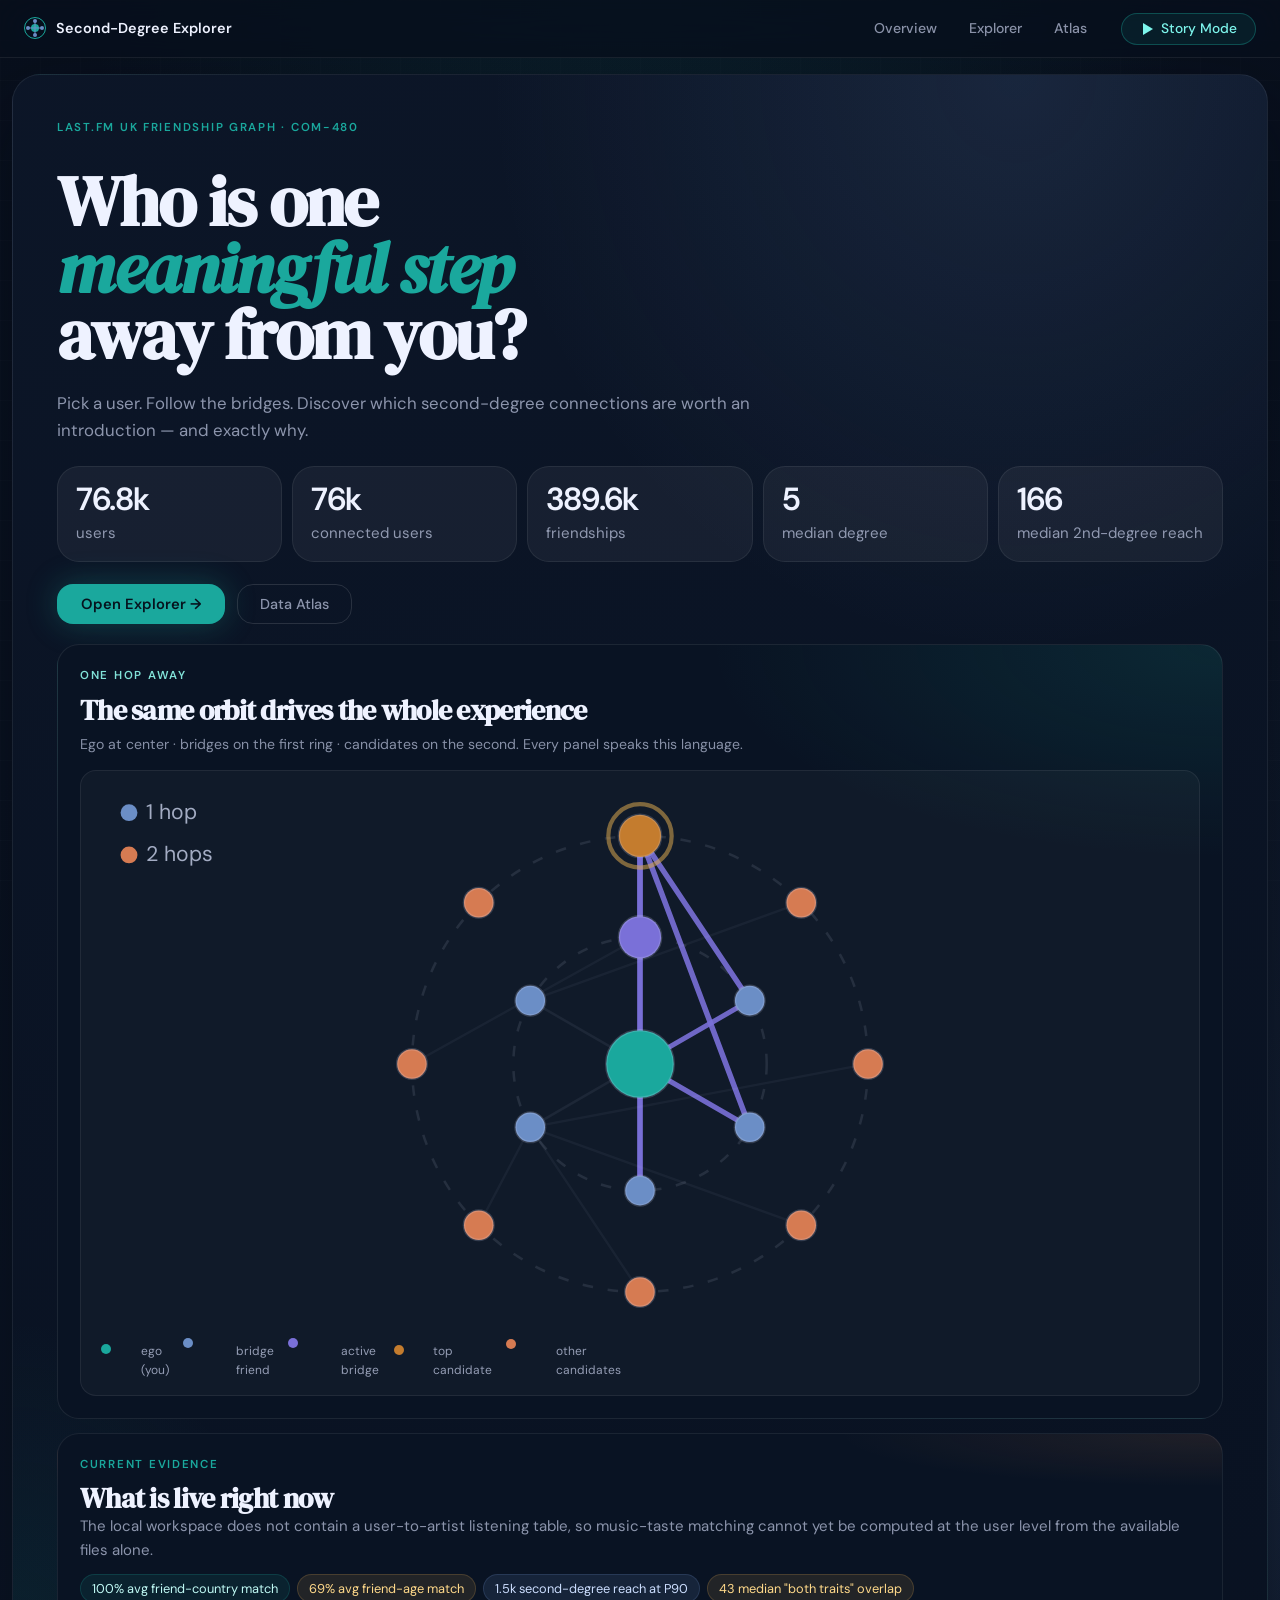
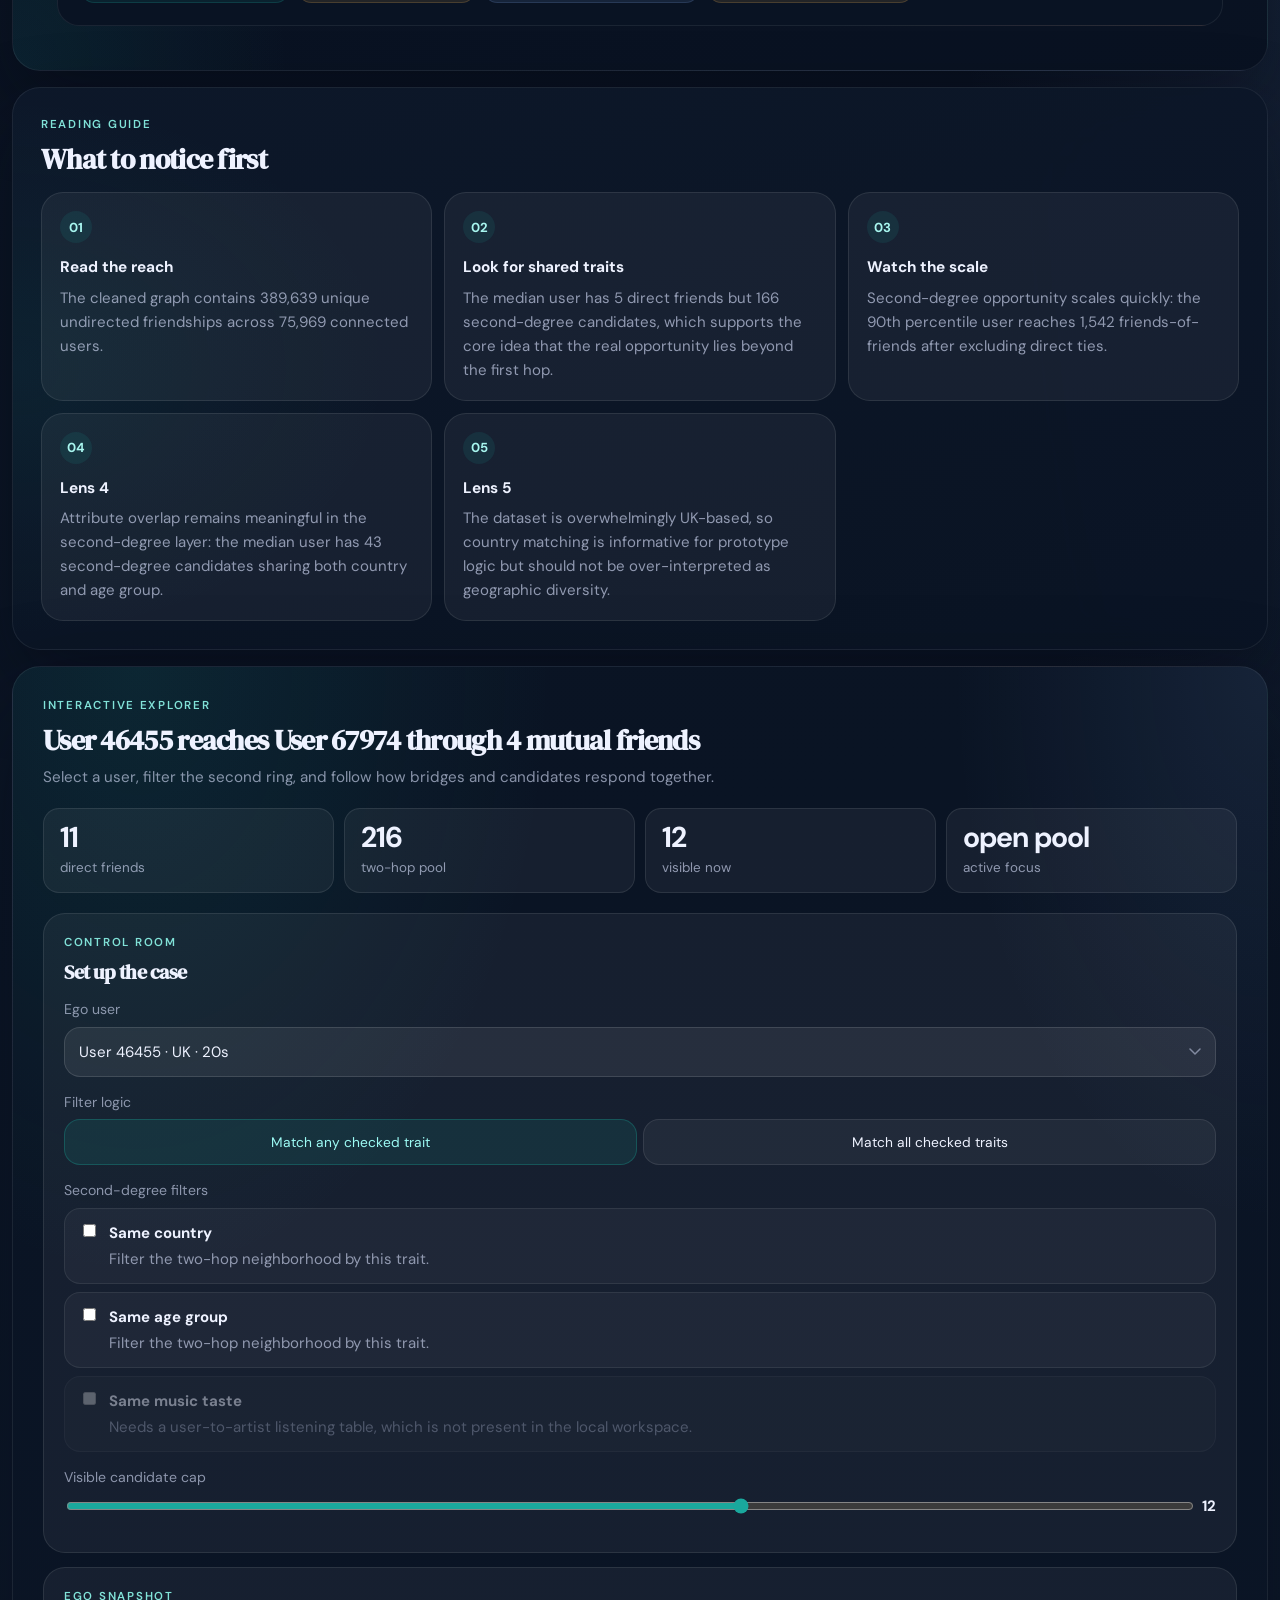
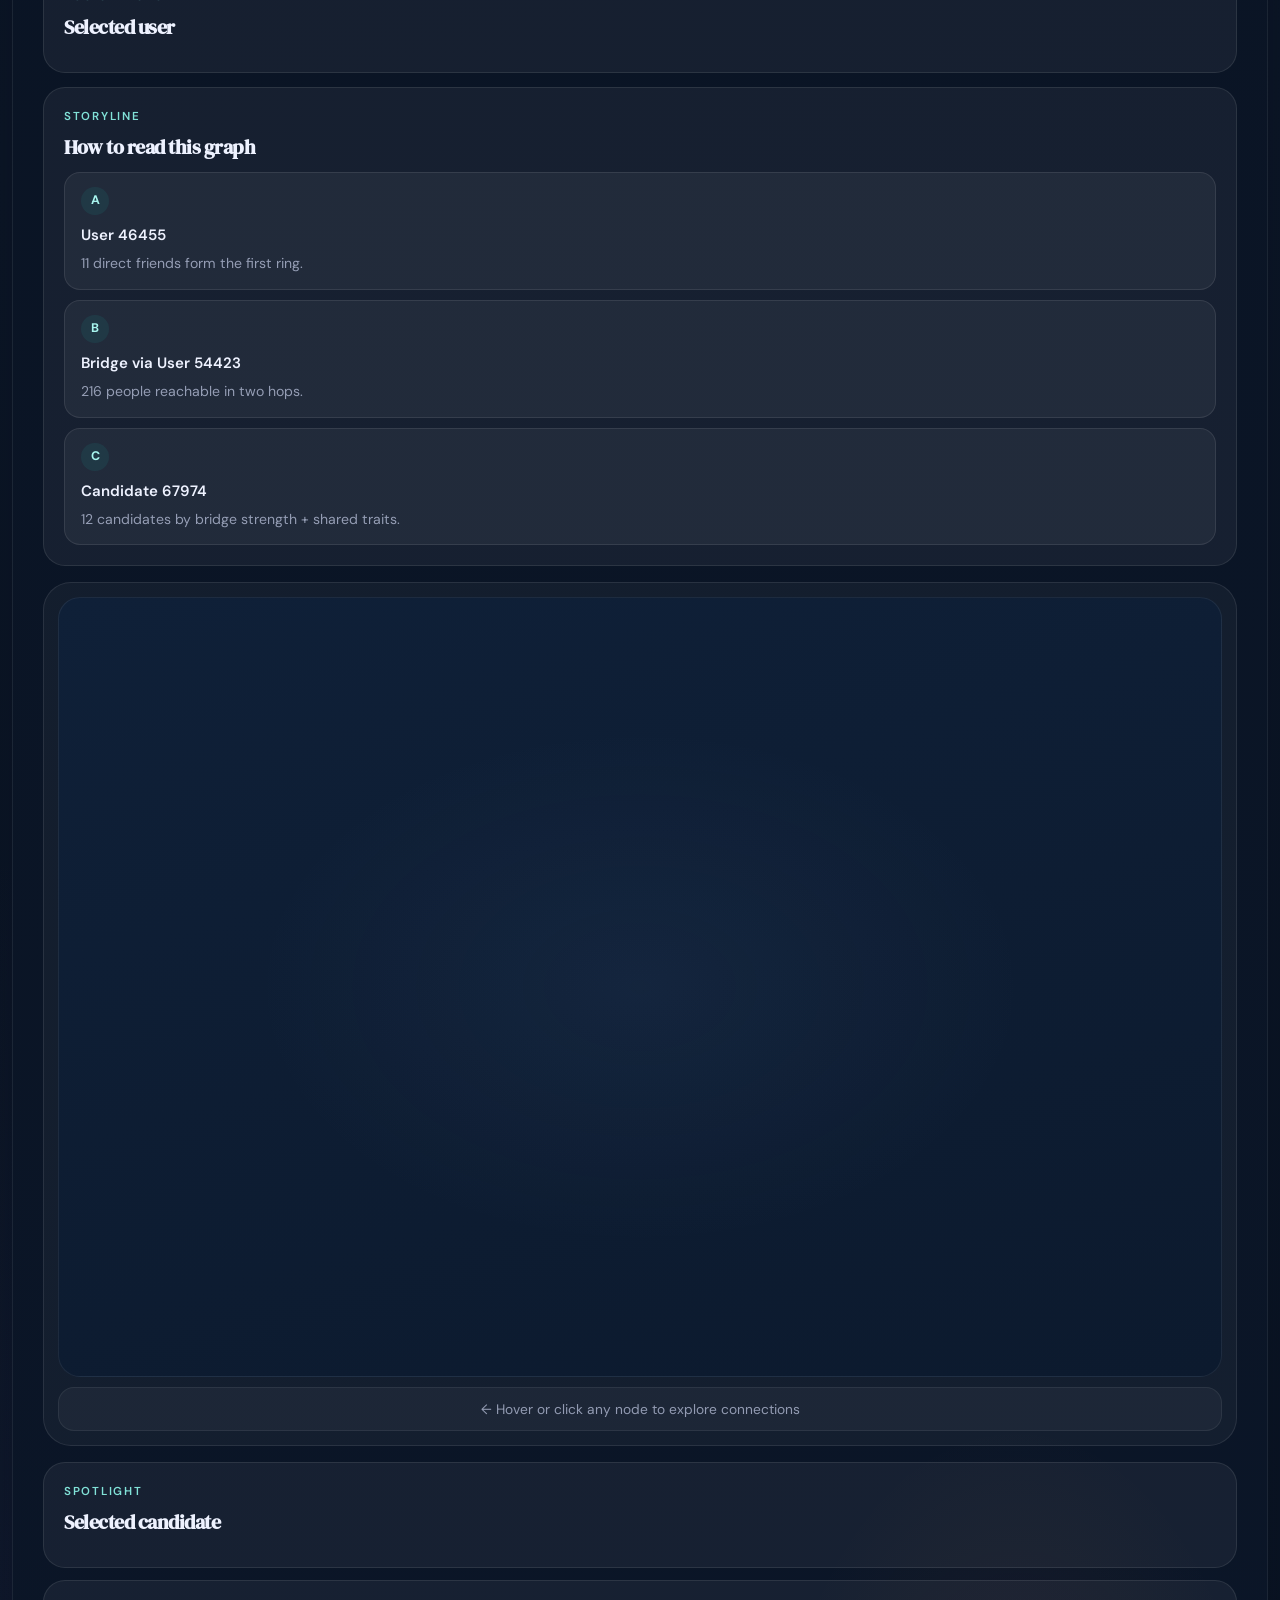
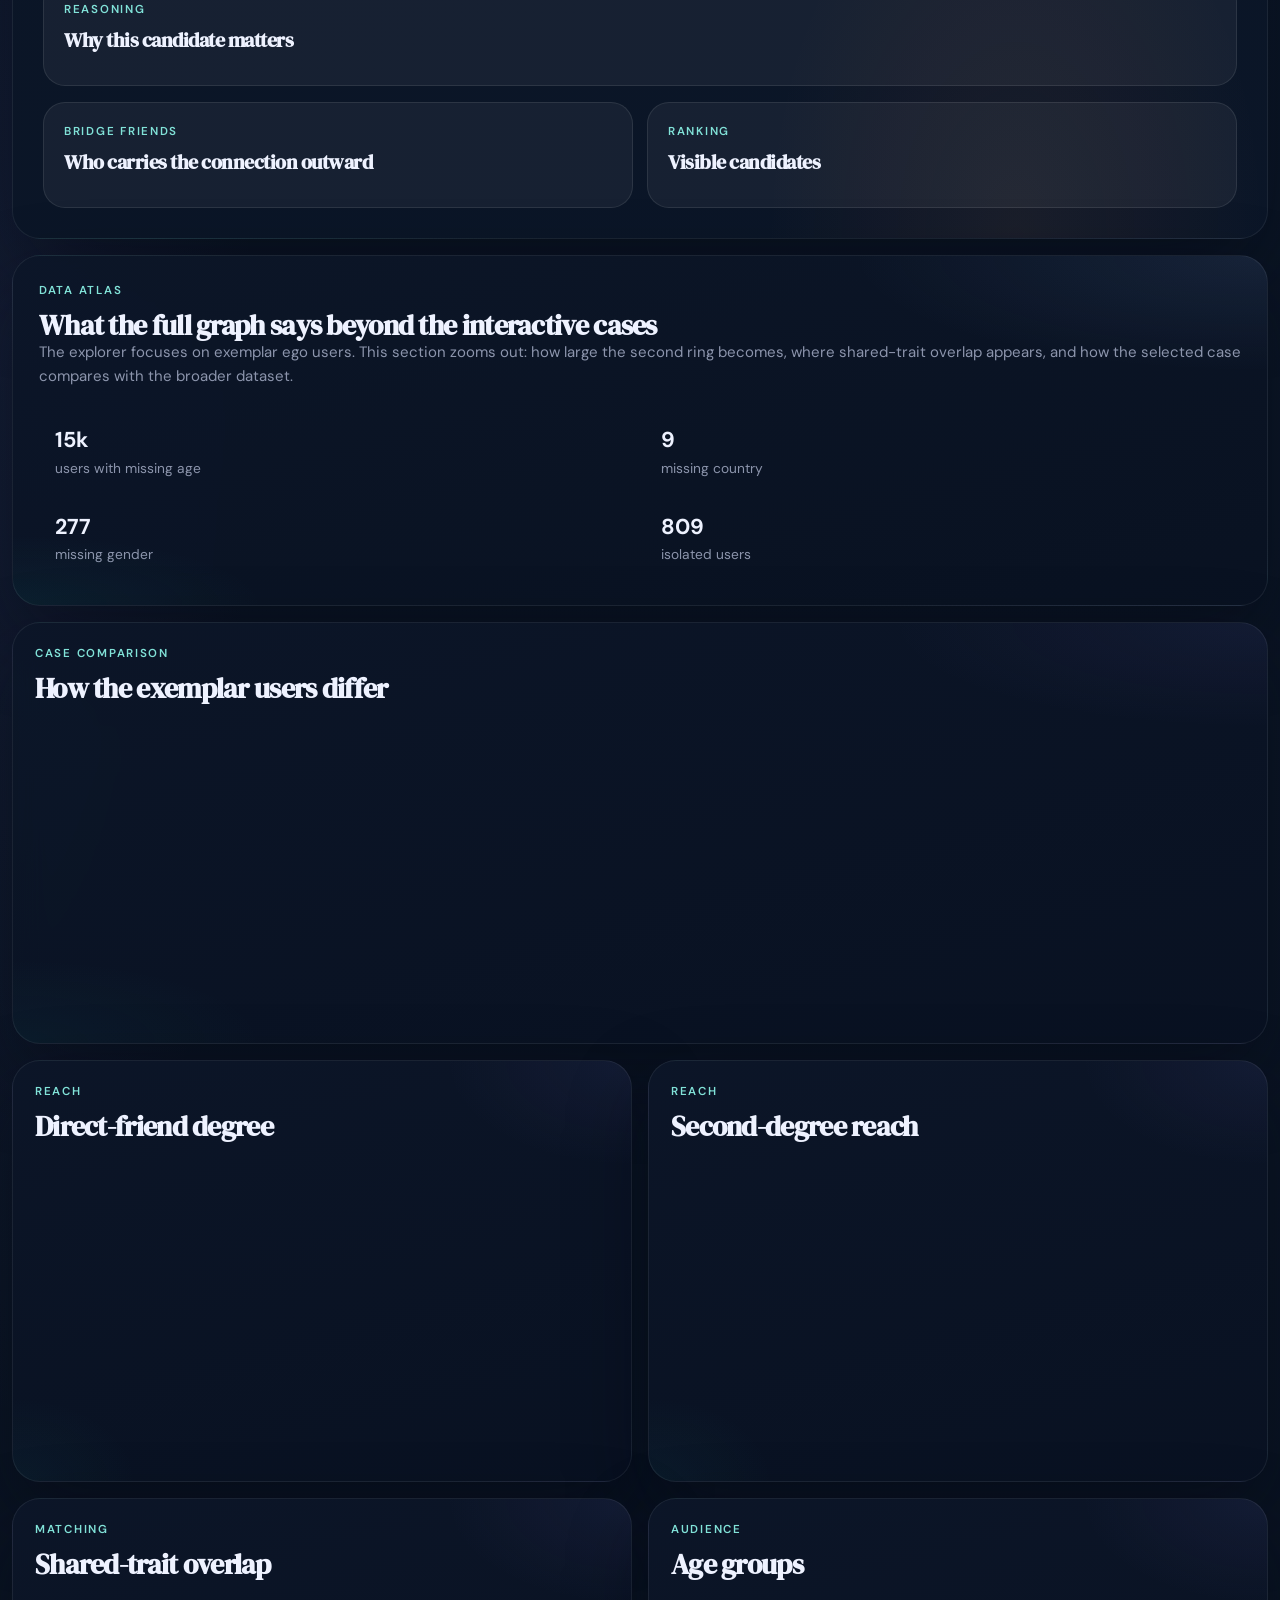
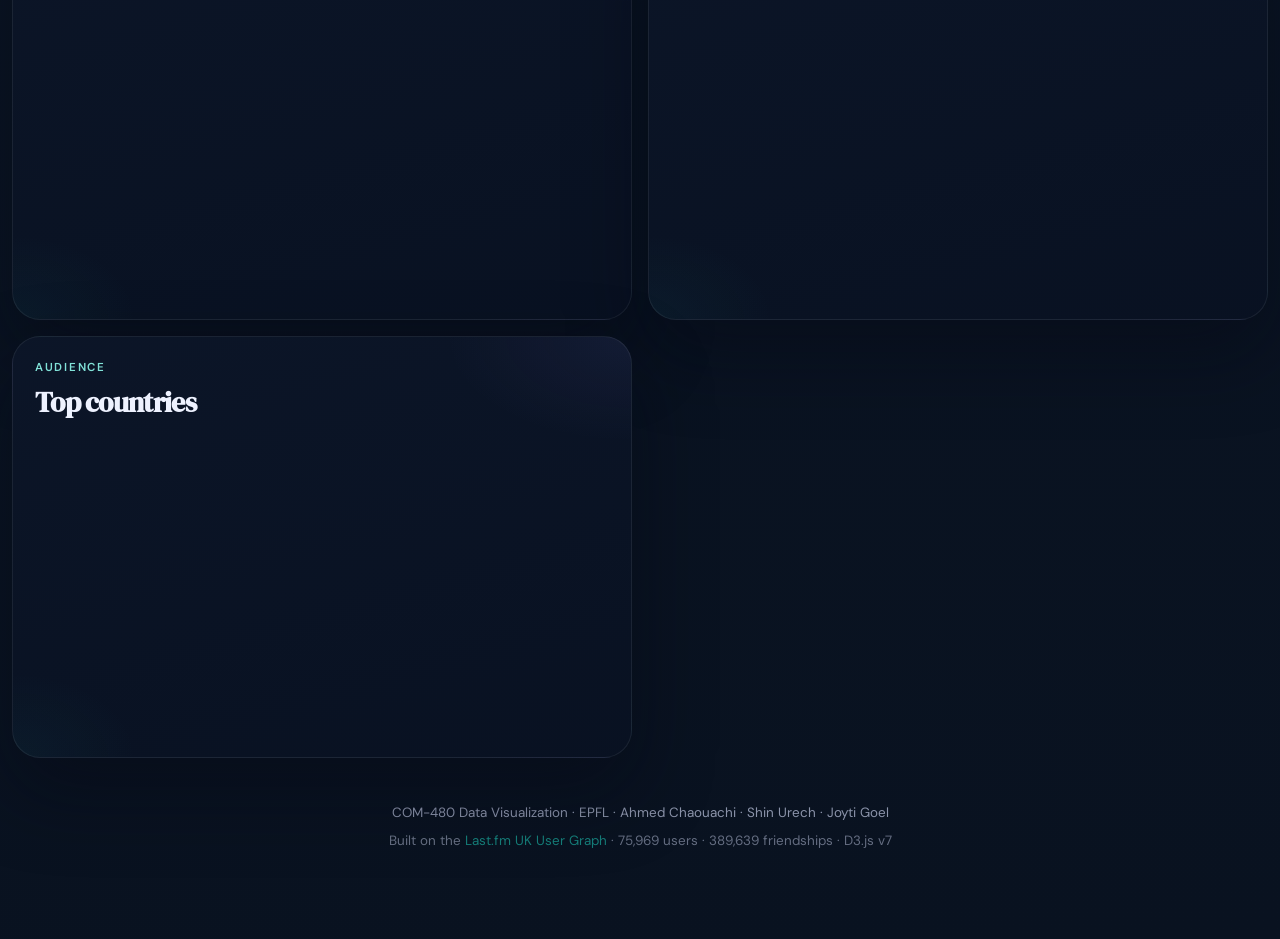
<file: docs/index.html>
<!DOCTYPE html>
<html lang="en">
<head>
  <meta charset="UTF-8">
  <meta name="viewport" content="width=device-width, initial-scale=1.0">
  <title>Second-Degree Connection Explorer</title>
  <link rel="preconnect" href="https://fonts.googleapis.com">
  <link rel="preconnect" href="https://fonts.gstatic.com" crossorigin>
  <link href="https://fonts.googleapis.com/css2?family=DM+Serif+Display:ital@0;1&family=DM+Sans:wght@300;400;500;600&display=swap" rel="stylesheet">
  <link rel="stylesheet" href="./styles.css?v=v2">
</head>
<body>

  <!-- ─── Sticky nav ──────────────────────────────────────────────────────── -->
  <nav class="site-nav" id="site-nav">
    <div class="nav-inner">
      <a class="nav-brand" href="#top">
        <svg width="22" height="22" viewBox="0 0 22 22" fill="none">
          <circle cx="11" cy="11" r="10.5" stroke="#1aa89d" stroke-width="1"/>
          <circle cx="11" cy="11" r="4" fill="#1aa89d"/>
          <circle cx="4"  cy="11" r="2" fill="#6b8ec6"/>
          <circle cx="18" cy="11" r="2" fill="#6b8ec6"/>
          <circle cx="11" cy="4"  r="2" fill="#6b8ec6"/>
          <circle cx="11" cy="18" r="2" fill="#6b8ec6"/>
          <line x1="11" y1="11" x2="4"  y2="11" stroke="#6b8ec6" stroke-width="1"/>
          <line x1="11" y1="11" x2="18" y2="11" stroke="#6b8ec6" stroke-width="1"/>
          <line x1="11" y1="11" x2="11" y2="4"  stroke="#6b8ec6" stroke-width="1"/>
          <line x1="11" y1="11" x2="11" y2="18" stroke="#6b8ec6" stroke-width="1"/>
        </svg>
        <span>Second-Degree Explorer</span>
      </a>
      <div class="nav-links">
        <a href="#top" class="nav-link">Overview</a>
        <a href="#explorer" class="nav-link">Explorer</a>
        <a href="#atlas" class="nav-link">Atlas</a>
      </div>
      <button class="nav-story-btn" id="story-mode-btn">
        <svg width="14" height="14" viewBox="0 0 14 14" fill="none"><polygon points="3,1 13,7 3,13" fill="currentColor"/></svg>
        Story Mode
      </button>
    </div>
  </nav>

  <!-- ─── Story mode overlay ─────────────────────────────────────────────── -->
  <div class="story-overlay" id="story-overlay" style="display:none">
    <div class="story-panel">
      <div class="story-panel-header">
        <div>
          <p class="eyebrow">Guided Tour</p>
          <h2 id="story-panel-title">Introducing the Explorer</h2>
        </div>
        <button class="story-close" id="story-close">✕</button>
      </div>
      <div class="story-body">
        <div id="story-visual" class="story-visual"></div>
        <p id="story-desc" class="story-desc"></p>
        <div class="story-steps" id="story-step-dots"></div>
      </div>
      <div class="story-footer">
        <button class="story-nav-btn" id="story-prev">← Prev</button>
        <span id="story-counter" class="story-counter">1 / 5</span>
        <button class="story-nav-btn primary" id="story-next">Next →</button>
      </div>
    </div>
  </div>

  <div class="shell">

    <!-- ─── Hero ───────────────────────────────────────────────────────────── -->
    <header id="top" class="hero panel">
      <div class="hero-main">
        <p class="eyebrow">Last.fm UK Friendship Graph · COM-480</p>
        <h1>Who is one<br><em>meaningful step</em><br>away from you?</h1>
        <p class="lead">
          Pick a user. Follow the bridges. Discover which second-degree connections are worth an introduction — and exactly why.
        </p>
        <div id="overview-strip" class="overview-strip"></div>
        <div class="hero-actions">
          <a href="#explorer" class="btn-primary">Open Explorer →</a>
          <a href="#atlas" class="btn-ghost">Data Atlas</a>
        </div>
      </div>

      <aside class="hero-side">
        <article class="hero-preview">
          <div class="hero-preview-copy">
            <p class="eyebrow">One Hop Away</p>
            <h2>The same orbit drives the whole experience</h2>
            <p class="note-copy">Ego at center · bridges on the first ring · candidates on the second. Every panel speaks this language.</p>
          </div>
          <div id="hero-visual" class="hero-visual"></div>
        </article>

        <article class="note-card">
          <p class="eyebrow">Current Evidence</p>
          <h2>What is live right now</h2>
          <p id="caveat-text" class="note-copy"></p>
          <div id="summary-chips" class="summary-chips"></div>
        </article>
      </aside>
    </header>

    <!-- ─── Insights band ──────────────────────────────────────────────────── -->
    <section class="panel narrative-band">
      <div class="section-head">
        <p class="eyebrow">Reading Guide</p>
        <h2>What to notice first</h2>
      </div>
      <div id="insight-list" class="insight-list"></div>
    </section>

    <!-- ─── Explorer ──────────────────────────────────────────────────────── -->
    <section id="explorer" class="panel explorer-panel">
      <div class="explorer-head">
        <div class="explorer-copy">
          <p class="eyebrow">Interactive Explorer</p>
          <h2 id="stage-title">From one person to a reachable neighborhood</h2>
          <p class="explorer-lead">Select a user, filter the second ring, and follow how bridges and candidates respond together.</p>
        </div>
        <div id="stage-metrics" class="stage-metrics"></div>
      </div>

      <div class="control-deck">
        <article class="control-card">
          <div class="section-head compact">
            <p class="eyebrow">Control Room</p>
            <h3>Set up the case</h3>
          </div>

          <label class="field">
            <span>Ego user</span>
            <select id="case-select"></select>
          </label>

          <div class="field">
            <span>Filter logic</span>
            <div class="mode-toggle" id="filter-mode"></div>
          </div>

          <div class="field">
            <span>Second-degree filters</span>
            <div class="filter-list" id="filter-list"></div>
          </div>

          <label class="field">
            <span>Visible candidate cap</span>
            <div class="range-row">
              <input id="topn-range" type="range" min="6" max="16" step="1" value="12">
              <strong id="topn-value">12</strong>
            </div>
          </label>
        </article>

        <article class="context-card">
          <div class="section-head compact">
            <p class="eyebrow">Ego Snapshot</p>
            <h3>Selected user</h3>
          </div>
          <div id="ego-card" class="ego-card"></div>
        </article>

        <article class="context-card">
          <div class="section-head compact">
            <p class="eyebrow">Storyline</p>
            <h3>How to read this graph</h3>
          </div>
          <div id="storyline" class="storyline"></div>
        </article>
      </div>

      <div class="graph-stage-grid">
        <div class="graph-wrap">
          <div id="graph" class="graph"></div>
          <div id="graph-hint" class="graph-hint">← Hover or click any node to explore connections</div>
        </div>

        <aside class="graph-side">
          <div class="graph-side-block">
            <div class="section-head compact">
              <p class="eyebrow">Spotlight</p>
              <h3>Selected candidate</h3>
            </div>
            <div id="candidate-detail" class="stage-detail-column"></div>
          </div>

          <div class="graph-side-block">
            <div class="section-head compact">
              <p class="eyebrow">Reasoning</p>
              <h3>Why this candidate matters</h3>
            </div>
            <div id="path-explainer" class="stage-detail-column"></div>
          </div>
        </aside>
      </div>

      <div class="explorer-lower">
        <article class="explorer-list-block">
          <div class="section-head compact">
            <p class="eyebrow">Bridge Friends</p>
            <h3>Who carries the connection outward</h3>
          </div>
          <div id="bridge-list" class="bridge-list"></div>
        </article>

        <article class="explorer-list-block">
          <div class="section-head compact">
            <p class="eyebrow">Ranking</p>
            <h3>Visible candidates</h3>
          </div>
          <div id="candidate-list" class="candidate-list"></div>
        </article>
      </div>
    </section>

    <!-- ─── Atlas header ───────────────────────────────────────────────────── -->
    <section id="atlas" class="panel atlas-header">
      <div class="atlas-copy">
        <p class="eyebrow">Data Atlas</p>
        <h2>What the full graph says beyond the interactive cases</h2>
        <p class="note-copy">The explorer focuses on exemplar ego users. This section zooms out: how large the second ring becomes, where shared-trait overlap appears, and how the selected case compares with the broader dataset.</p>
      </div>
      <div class="atlas-side">
        <div id="atlas-focus" class="atlas-focus"></div>
        <div id="quality-grid" class="quality-grid"></div>
      </div>
    </section>

    <section class="atlas-grid">
      <article class="panel chart-panel wide">
        <div class="section-head">
          <p class="eyebrow">Case Comparison</p>
          <h2>How the exemplar users differ</h2>
        </div>
        <div id="chart-cases" class="chart"></div>
      </article>

      <article class="panel chart-panel">
        <div class="section-head">
          <p class="eyebrow">Reach</p>
          <h2>Direct-friend degree</h2>
        </div>
        <div id="chart-degree" class="chart"></div>
      </article>

      <article class="panel chart-panel">
        <div class="section-head">
          <p class="eyebrow">Reach</p>
          <h2>Second-degree reach</h2>
        </div>
        <div id="chart-second" class="chart"></div>
      </article>

      <article class="panel chart-panel">
        <div class="section-head">
          <p class="eyebrow">Matching</p>
          <h2>Shared-trait overlap</h2>
        </div>
        <div id="chart-shared" class="chart"></div>
      </article>

      <article class="panel chart-panel">
        <div class="section-head">
          <p class="eyebrow">Audience</p>
          <h2>Age groups</h2>
        </div>
        <div id="chart-age" class="chart"></div>
      </article>

      <article class="panel chart-panel">
        <div class="section-head">
          <p class="eyebrow">Audience</p>
          <h2>Top countries</h2>
        </div>
        <div id="chart-countries" class="chart"></div>
      </article>
    </section>

    <!-- ─── Footer ─────────────────────────────────────────────────────────── -->
    <footer class="site-footer">
      <p>COM-480 Data Visualization · EPFL · Ahmed Chaouachi · Shin Urech · Joyti Goel</p>
      <p class="footer-note">Built on the <a href="https://zenodo.org/records/10694369" target="_blank" rel="noopener">Last.fm UK User Graph</a> · 75,969 users · 389,639 friendships · D3.js v7</p>
    </footer>

  </div><!-- /.shell -->

  <div id="tooltip" class="node-tooltip" style="display:none"></div>

  <!-- Tweaks panel -->
  <div class="tweaks-panel" id="tweaks-panel" style="display:none">
    <div class="tweaks-header">
      <strong>Tweaks</strong>
      <button class="tweaks-close" id="tweaks-close">✕</button>
    </div>
    <label class="tweak-row">
      <span>Graph physics strength</span>
      <input type="range" id="tweak-charge" min="50" max="400" value="220" step="10">
    </label>
    <label class="tweak-row">
      <span>Node size scale</span>
      <input type="range" id="tweak-nodesize" min="0.6" max="1.6" value="1" step="0.1">
    </label>
    <label class="tweak-row">
      <span>Show ring labels</span>
      <input type="checkbox" id="tweak-ringlabels" checked>
    </label>
    <label class="tweak-row">
      <span>Dim unrelated links</span>
      <input type="checkbox" id="tweak-dimlinks" checked>
    </label>
    <div class="tweak-row">
      <span>Accent theme</span>
      <div class="tweak-themes" id="tweak-themes">
        <button class="theme-dot active" data-theme="default" style="background:#1aa89d" title="Default teal"></button>
        <button class="theme-dot" data-theme="violet" style="background:#7a70d8" title="Violet"></button>
        <button class="theme-dot" data-theme="coral" style="background:#ef8c59" title="Coral"></button>
        <button class="theme-dot" data-theme="amber" style="background:#d9a64f" title="Amber"></button>
      </div>
    </div>
  </div>

  <script src="https://d3js.org/d3.v7.min.js"></script>
  <script src="./data.js?v=v2"></script>
  <script src="./app.js?v=v2"></script>
</body>
</html>
</file>
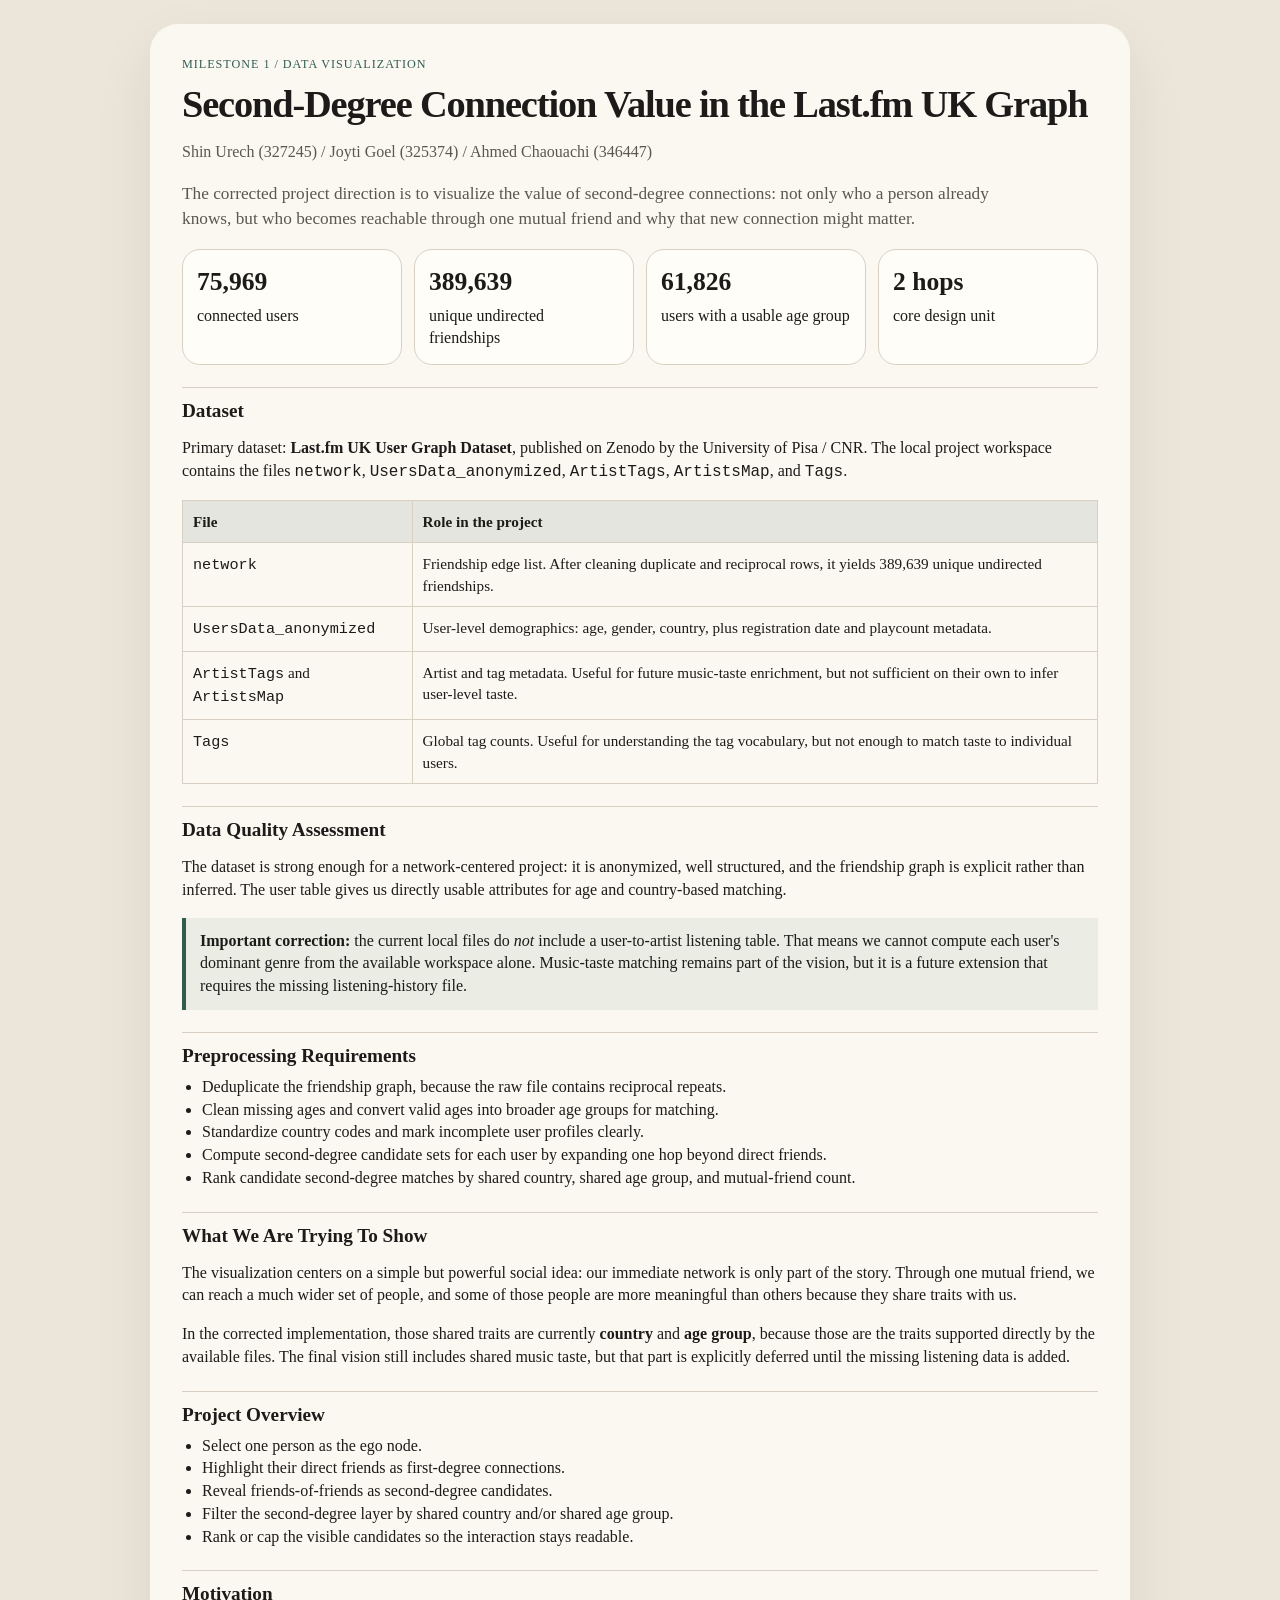
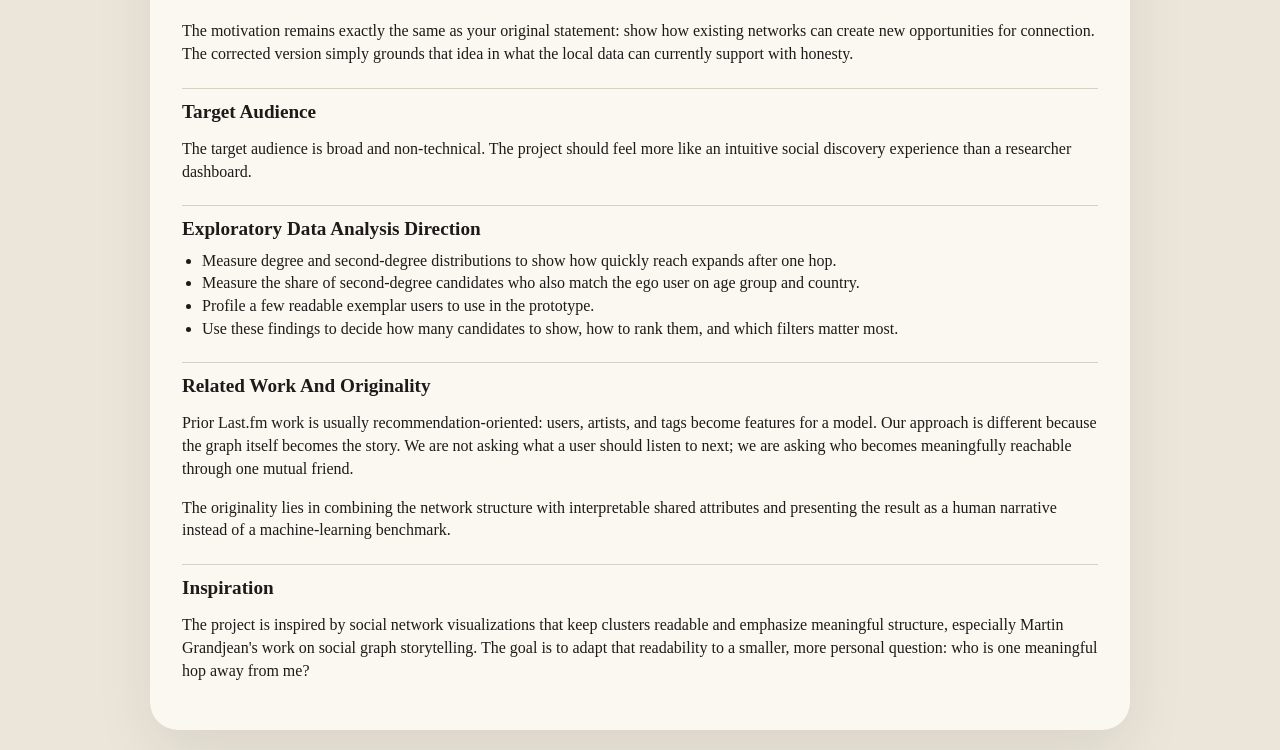
<file: milestone1/project_overview.html>
<!DOCTYPE html>
<html lang="en">
<head>
  <meta charset="UTF-8">
  <meta name="viewport" content="width=device-width, initial-scale=1.0">
  <title>Milestone 1 - Data Visualization</title>
  <style>
    :root {
      --paper: #fbf8f1;
      --ink: #1c1b19;
      --muted: #5a5750;
      --accent: #315c52;
      --line: #d8d1c3;
    }

    * {
      box-sizing: border-box;
    }

    body {
      margin: 0;
      background: #ece6da;
      color: var(--ink);
      font-family: "Iowan Old Style", "Palatino Linotype", "Book Antiqua", Georgia, serif;
      line-height: 1.42;
    }

    .page {
      width: min(980px, calc(100vw - 32px));
      margin: 24px auto;
      padding: 32px;
      background: var(--paper);
      border-radius: 28px;
      box-shadow: 0 24px 60px rgba(0, 0, 0, 0.08);
    }

    h1, h2, h3 {
      margin: 0 0 10px;
      line-height: 1.1;
    }

    h1 {
      font-size: 2.4rem;
      letter-spacing: -0.03em;
    }

    h2 {
      font-size: 1.2rem;
      margin-top: 22px;
      padding-top: 12px;
      border-top: 1px solid var(--line);
    }

    p, li {
      font-size: 1rem;
      color: var(--ink);
    }

    ul {
      padding-left: 20px;
      margin: 0;
    }

    .eyebrow {
      color: var(--accent);
      text-transform: uppercase;
      letter-spacing: 0.08em;
      font-size: 0.76rem;
      margin-bottom: 10px;
    }

    .meta {
      color: var(--muted);
      margin-bottom: 18px;
    }

    .lead {
      font-size: 1.08rem;
      color: var(--muted);
      max-width: 860px;
    }

    .grid {
      display: grid;
      grid-template-columns: repeat(4, 1fr);
      gap: 12px;
      margin: 18px 0;
    }

    .stat {
      background: #fffdf8;
      border: 1px solid var(--line);
      border-radius: 18px;
      padding: 14px;
    }

    .stat strong {
      display: block;
      font-size: 1.6rem;
      margin-bottom: 4px;
    }

    .callout {
      border-left: 4px solid var(--accent);
      padding: 12px 14px;
      margin: 14px 0;
      background: rgba(49, 92, 82, 0.08);
    }

    table {
      width: 100%;
      border-collapse: collapse;
      margin-top: 10px;
      font-size: 0.95rem;
    }

    th, td {
      border: 1px solid var(--line);
      padding: 10px;
      text-align: left;
      vertical-align: top;
    }

    th {
      background: rgba(49, 92, 82, 0.12);
    }
  </style>
</head>
<body>
  <main class="page">
    <div class="eyebrow">Milestone 1 / Data Visualization</div>
    <h1>Second-Degree Connection Value in the Last.fm UK Graph</h1>
    <p class="meta">Shin Urech (327245) / Joyti Goel (325374) / Ahmed Chaouachi (346447)</p>
    <p class="lead">
      The corrected project direction is to visualize the value of second-degree connections: not only who a person already knows, but who becomes reachable through one mutual friend and why that new connection might matter.
    </p>

    <div class="grid">
      <div class="stat">
        <strong>75,969</strong>
        <span>connected users</span>
      </div>
      <div class="stat">
        <strong>389,639</strong>
        <span>unique undirected friendships</span>
      </div>
      <div class="stat">
        <strong>61,826</strong>
        <span>users with a usable age group</span>
      </div>
      <div class="stat">
        <strong>2 hops</strong>
        <span>core design unit</span>
      </div>
    </div>

    <h2>Dataset</h2>
    <p>
      Primary dataset: <strong>Last.fm UK User Graph Dataset</strong>, published on Zenodo by the University of Pisa / CNR. The local project workspace contains the files <code>network</code>, <code>UsersData_anonymized</code>, <code>ArtistTags</code>, <code>ArtistsMap</code>, and <code>Tags</code>.
    </p>
    <table>
      <thead>
        <tr>
          <th>File</th>
          <th>Role in the project</th>
        </tr>
      </thead>
      <tbody>
        <tr>
          <td><code>network</code></td>
          <td>Friendship edge list. After cleaning duplicate and reciprocal rows, it yields 389,639 unique undirected friendships.</td>
        </tr>
        <tr>
          <td><code>UsersData_anonymized</code></td>
          <td>User-level demographics: age, gender, country, plus registration date and playcount metadata.</td>
        </tr>
        <tr>
          <td><code>ArtistTags</code> and <code>ArtistsMap</code></td>
          <td>Artist and tag metadata. Useful for future music-taste enrichment, but not sufficient on their own to infer user-level taste.</td>
        </tr>
        <tr>
          <td><code>Tags</code></td>
          <td>Global tag counts. Useful for understanding the tag vocabulary, but not enough to match taste to individual users.</td>
        </tr>
      </tbody>
    </table>

    <h2>Data Quality Assessment</h2>
    <p>
      The dataset is strong enough for a network-centered project: it is anonymized, well structured, and the friendship graph is explicit rather than inferred. The user table gives us directly usable attributes for age and country-based matching.
    </p>
    <div class="callout">
      <strong>Important correction:</strong> the current local files do <em>not</em> include a user-to-artist listening table. That means we cannot compute each user's dominant genre from the available workspace alone. Music-taste matching remains part of the vision, but it is a future extension that requires the missing listening-history file.
    </div>

    <h2>Preprocessing Requirements</h2>
    <ul>
      <li>Deduplicate the friendship graph, because the raw file contains reciprocal repeats.</li>
      <li>Clean missing ages and convert valid ages into broader age groups for matching.</li>
      <li>Standardize country codes and mark incomplete user profiles clearly.</li>
      <li>Compute second-degree candidate sets for each user by expanding one hop beyond direct friends.</li>
      <li>Rank candidate second-degree matches by shared country, shared age group, and mutual-friend count.</li>
    </ul>

    <h2>What We Are Trying To Show</h2>
    <p>
      The visualization centers on a simple but powerful social idea: our immediate network is only part of the story. Through one mutual friend, we can reach a much wider set of people, and some of those people are more meaningful than others because they share traits with us.
    </p>
    <p>
      In the corrected implementation, those shared traits are currently <strong>country</strong> and <strong>age group</strong>, because those are the traits supported directly by the available files. The final vision still includes shared music taste, but that part is explicitly deferred until the missing listening data is added.
    </p>

    <h2>Project Overview</h2>
    <ul>
      <li>Select one person as the ego node.</li>
      <li>Highlight their direct friends as first-degree connections.</li>
      <li>Reveal friends-of-friends as second-degree candidates.</li>
      <li>Filter the second-degree layer by shared country and/or shared age group.</li>
      <li>Rank or cap the visible candidates so the interaction stays readable.</li>
    </ul>

    <h2>Motivation</h2>
    <p>
      The motivation remains exactly the same as your original statement: show how existing networks can create new opportunities for connection. The corrected version simply grounds that idea in what the local data can currently support with honesty.
    </p>

    <h2>Target Audience</h2>
    <p>
      The target audience is broad and non-technical. The project should feel more like an intuitive social discovery experience than a researcher dashboard.
    </p>

    <h2>Exploratory Data Analysis Direction</h2>
    <ul>
      <li>Measure degree and second-degree distributions to show how quickly reach expands after one hop.</li>
      <li>Measure the share of second-degree candidates who also match the ego user on age group and country.</li>
      <li>Profile a few readable exemplar users to use in the prototype.</li>
      <li>Use these findings to decide how many candidates to show, how to rank them, and which filters matter most.</li>
    </ul>

    <h2>Related Work And Originality</h2>
    <p>
      Prior Last.fm work is usually recommendation-oriented: users, artists, and tags become features for a model. Our approach is different because the graph itself becomes the story. We are not asking what a user should listen to next; we are asking who becomes meaningfully reachable through one mutual friend.
    </p>
    <p>
      The originality lies in combining the network structure with interpretable shared attributes and presenting the result as a human narrative instead of a machine-learning benchmark.
    </p>

    <h2>Inspiration</h2>
    <p>
      The project is inspired by social network visualizations that keep clusters readable and emphasize meaningful structure, especially Martin Grandjean's work on social graph storytelling. The goal is to adapt that readability to a smaller, more personal question: who is one meaningful hop away from me?
    </p>
  </main>
</body>
</html>
</file>
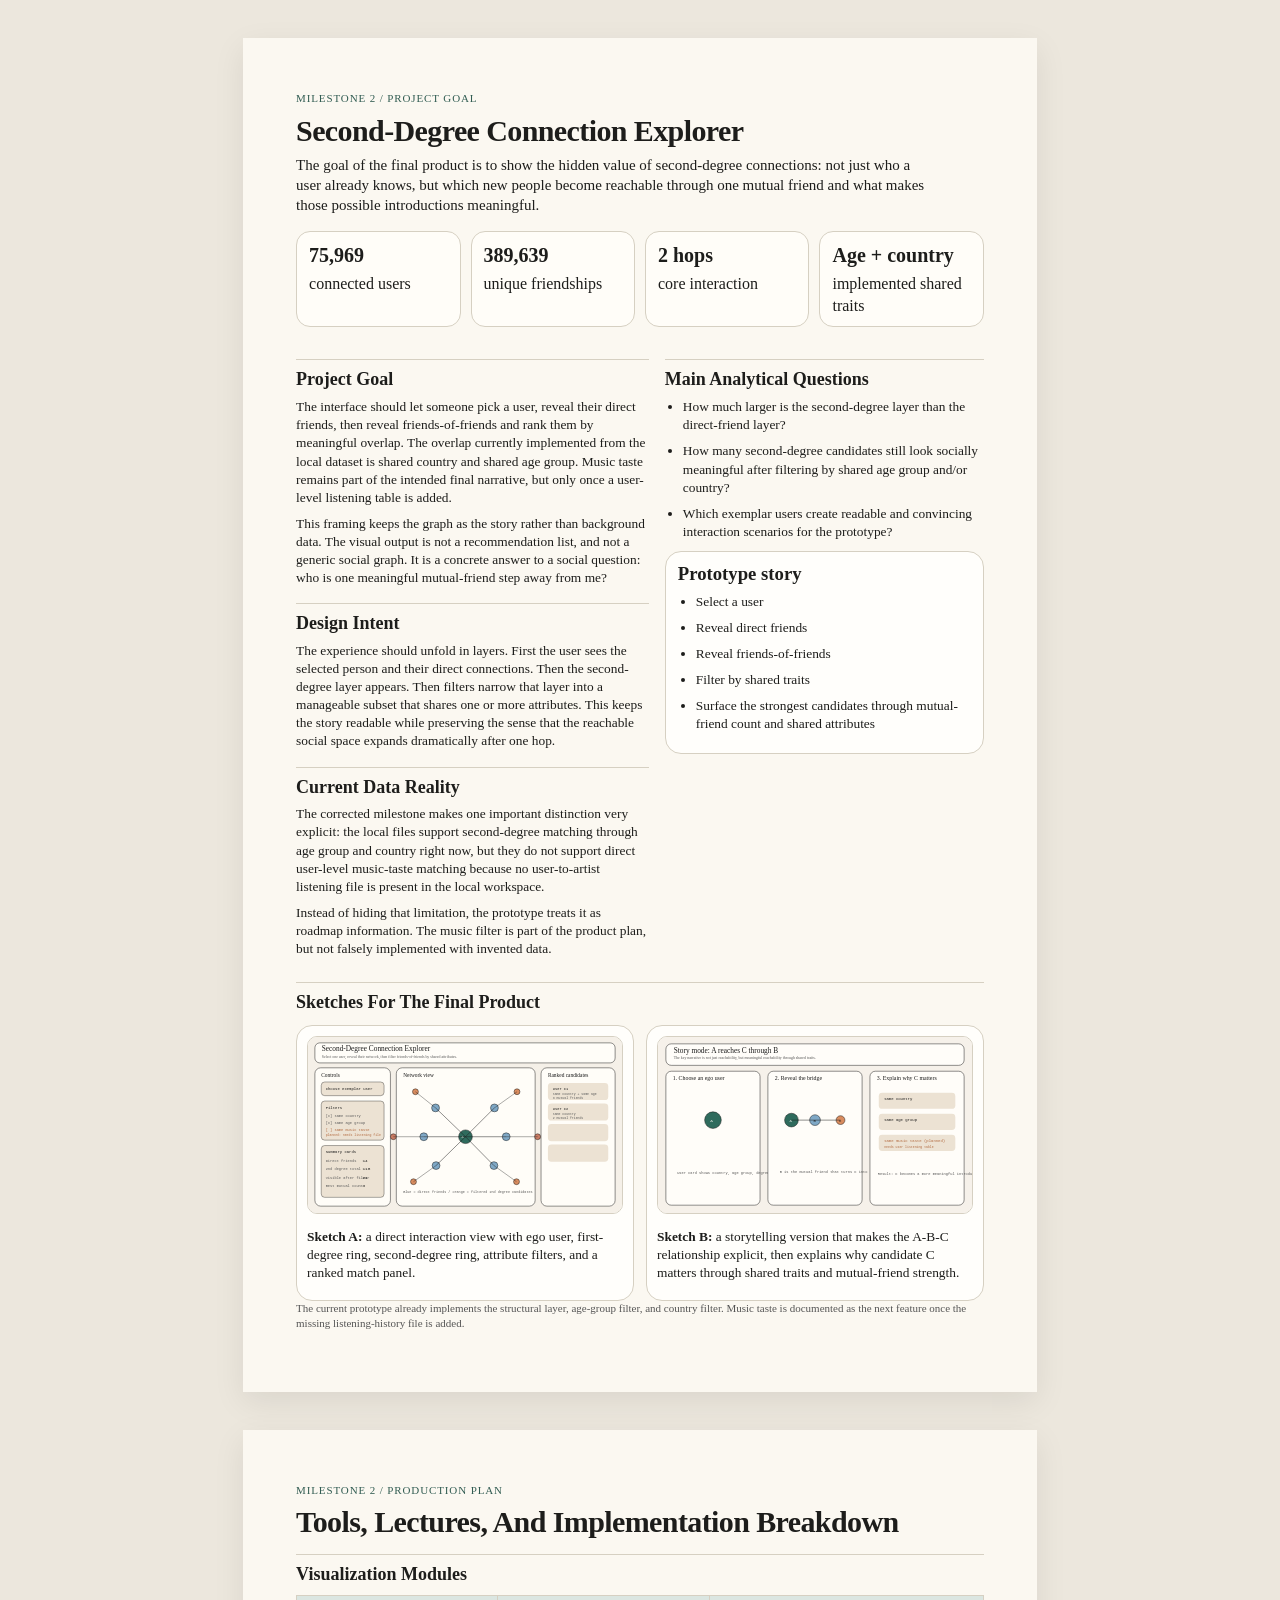
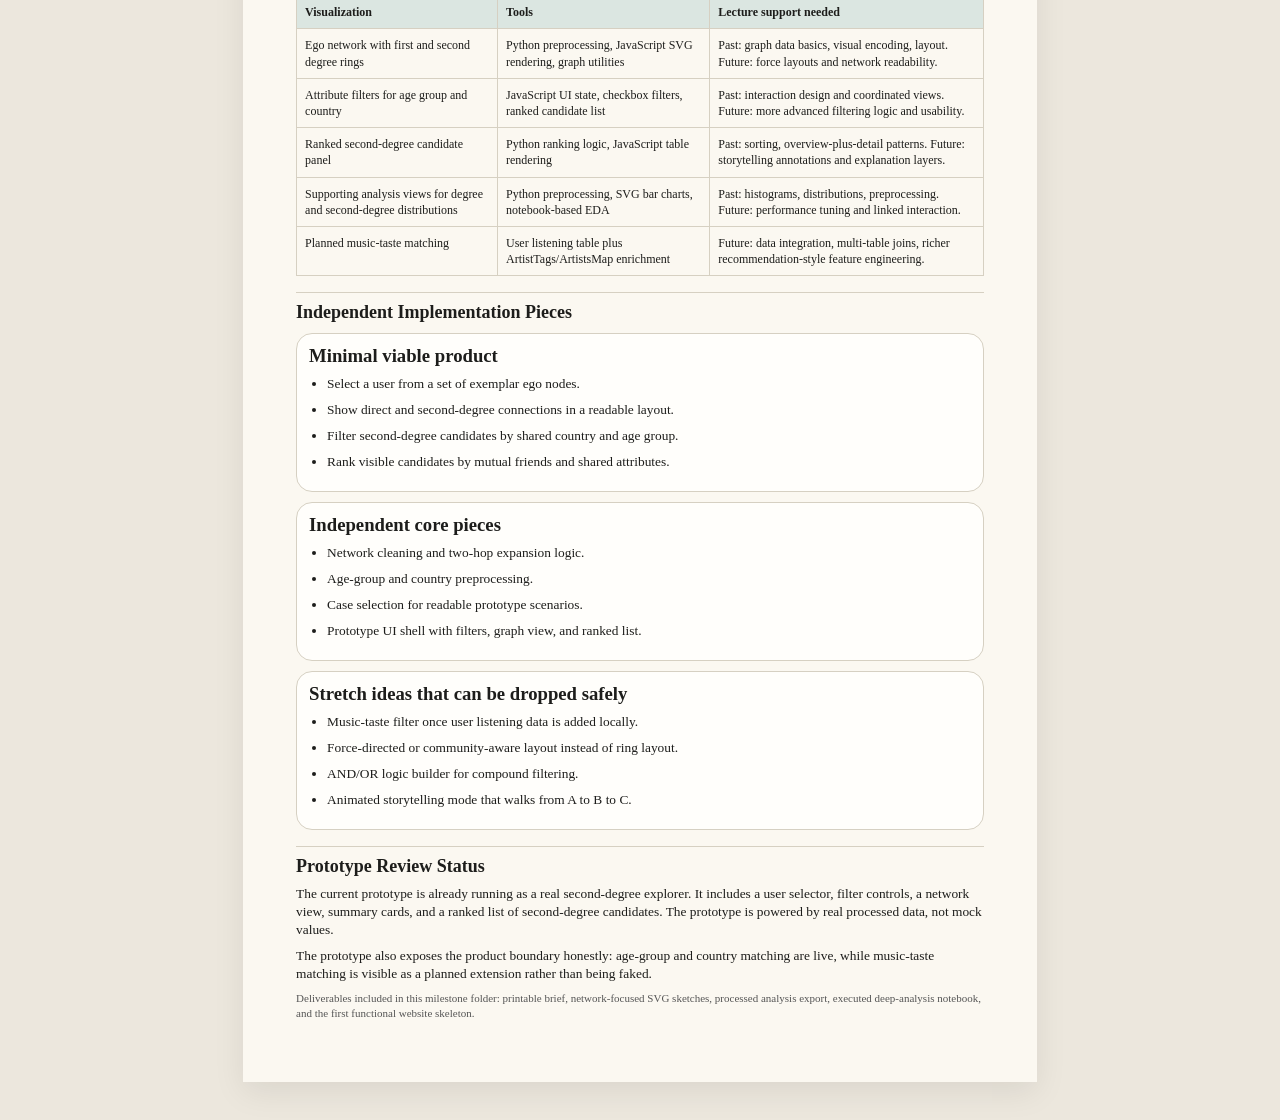
<file: milestone2/project_brief.html>
<!DOCTYPE html>
<html lang="en">
<head>
  <meta charset="UTF-8">
  <meta name="viewport" content="width=device-width, initial-scale=1.0">
  <title>Milestone 2 Project Brief</title>
  <style>
    @page {
      size: A4;
      margin: 14mm;
    }

    :root {
      --paper: #fbf8f1;
      --ink: #1d1d1b;
      --muted: #555;
      --accent: #315c52;
      --accent-soft: #dbe6e1;
      --line: #d6d0c2;
    }

    * {
      box-sizing: border-box;
    }

    body {
      margin: 0;
      background: #ece7dd;
      color: var(--ink);
      font-family: "Iowan Old Style", "Palatino Linotype", "Book Antiqua", Georgia, serif;
      line-height: 1.35;
    }

    .page {
      width: 210mm;
      min-height: 297mm;
      margin: 10mm auto;
      padding: 14mm;
      background: var(--paper);
      box-shadow: 0 10px 30px rgba(0, 0, 0, 0.08);
      page-break-after: always;
    }

    .page:last-child {
      page-break-after: auto;
    }

    h1, h2, h3 {
      margin: 0 0 8px;
      line-height: 1.1;
    }

    h1 {
      font-size: 30px;
      letter-spacing: -0.02em;
    }

    h2 {
      font-size: 18px;
      margin-top: 16px;
      padding-top: 10px;
      border-top: 1px solid var(--line);
    }

    p, li {
      font-size: 13.4px;
      margin: 0 0 8px;
    }

    ul {
      margin: 0;
      padding-left: 18px;
    }

    .eyebrow {
      color: var(--accent);
      text-transform: uppercase;
      letter-spacing: 0.08em;
      font-size: 11px;
      margin-bottom: 8px;
    }

    .lead {
      font-size: 15px;
      max-width: 92%;
    }

    .stat-grid {
      display: grid;
      grid-template-columns: repeat(4, 1fr);
      gap: 10px;
      margin: 16px 0;
    }

    .stat {
      border: 1px solid var(--line);
      border-radius: 14px;
      padding: 10px 12px;
      background: #fffdf8;
    }

    .stat strong {
      display: block;
      font-size: 20px;
      margin-bottom: 4px;
    }

    .two-col {
      display: grid;
      grid-template-columns: 1.05fr 0.95fr;
      gap: 16px;
      align-items: start;
    }

    .sketch-grid {
      display: grid;
      grid-template-columns: 1fr 1fr;
      gap: 12px;
      margin-top: 12px;
    }

    .sketch-card {
      border: 1px solid var(--line);
      border-radius: 16px;
      padding: 10px;
      background: #fffefb;
    }

    .sketch-card img {
      width: 100%;
      border-radius: 10px;
      border: 1px solid var(--line);
      margin-bottom: 8px;
    }

    .table {
      width: 100%;
      border-collapse: collapse;
      margin-top: 10px;
      font-size: 12px;
    }

    .table th,
    .table td {
      text-align: left;
      vertical-align: top;
      border: 1px solid var(--line);
      padding: 8px;
    }

    .table th {
      background: var(--accent-soft);
      font-weight: 700;
    }

    .block {
      border: 1px solid var(--line);
      border-radius: 16px;
      padding: 12px;
      background: #fffefb;
      margin-top: 10px;
    }

    .small {
      font-size: 11px;
      color: var(--muted);
    }

    @media print {
      body {
        background: white;
      }

      .page {
        margin: 0;
        box-shadow: none;
      }
    }
  </style>
</head>
<body>
  <section class="page">
    <div class="eyebrow">Milestone 2 / Project Goal</div>
    <h1>Second-Degree Connection Explorer</h1>
    <p class="lead">
      The goal of the final product is to show the hidden value of second-degree connections: not just who a user already knows, but which new people become reachable through one mutual friend and what makes those possible introductions meaningful.
    </p>

    <div class="stat-grid">
      <div class="stat">
        <strong>75,969</strong>
        <span>connected users</span>
      </div>
      <div class="stat">
        <strong>389,639</strong>
        <span>unique friendships</span>
      </div>
      <div class="stat">
        <strong>2 hops</strong>
        <span>core interaction</span>
      </div>
      <div class="stat">
        <strong>Age + country</strong>
        <span>implemented shared traits</span>
      </div>
    </div>

    <div class="two-col">
      <div>
        <h2>Project Goal</h2>
        <p>
          The interface should let someone pick a user, reveal their direct friends, then reveal friends-of-friends and rank them by meaningful overlap. The overlap currently implemented from the local dataset is shared country and shared age group. Music taste remains part of the intended final narrative, but only once a user-level listening table is added.
        </p>
        <p>
          This framing keeps the graph as the story rather than background data. The visual output is not a recommendation list, and not a generic social graph. It is a concrete answer to a social question: who is one meaningful mutual-friend step away from me?
        </p>

        <h2>Design Intent</h2>
        <p>
          The experience should unfold in layers. First the user sees the selected person and their direct connections. Then the second-degree layer appears. Then filters narrow that layer into a manageable subset that shares one or more attributes. This keeps the story readable while preserving the sense that the reachable social space expands dramatically after one hop.
        </p>

        <h2>Current Data Reality</h2>
        <p>
          The corrected milestone makes one important distinction very explicit: the local files support second-degree matching through age group and country right now, but they do not support direct user-level music-taste matching because no user-to-artist listening file is present in the local workspace.
        </p>
        <p>
          Instead of hiding that limitation, the prototype treats it as roadmap information. The music filter is part of the product plan, but not falsely implemented with invented data.
        </p>
      </div>

      <div>
        <h2>Main Analytical Questions</h2>
        <ul>
          <li>How much larger is the second-degree layer than the direct-friend layer?</li>
          <li>How many second-degree candidates still look socially meaningful after filtering by shared age group and/or country?</li>
          <li>Which exemplar users create readable and convincing interaction scenarios for the prototype?</li>
        </ul>

        <div class="block">
          <h3>Prototype story</h3>
          <ul>
            <li>Select a user</li>
            <li>Reveal direct friends</li>
            <li>Reveal friends-of-friends</li>
            <li>Filter by shared traits</li>
            <li>Surface the strongest candidates through mutual-friend count and shared attributes</li>
          </ul>
        </div>
      </div>
    </div>

    <h2>Sketches For The Final Product</h2>
    <div class="sketch-grid">
      <div class="sketch-card">
        <img src="./sketches/dashboard_wireframe.svg" alt="Second-degree explorer wireframe">
        <p>
          <strong>Sketch A:</strong> a direct interaction view with ego user, first-degree ring, second-degree ring, attribute filters, and a ranked match panel.
        </p>
      </div>
      <div class="sketch-card">
        <img src="./sketches/network_story_wireframe.svg" alt="Mutual-friend story wireframe">
        <p>
          <strong>Sketch B:</strong> a storytelling version that makes the A-B-C relationship explicit, then explains why candidate C matters through shared traits and mutual-friend strength.
        </p>
      </div>
    </div>

    <p class="small">
      The current prototype already implements the structural layer, age-group filter, and country filter. Music taste is documented as the next feature once the missing listening-history file is added.
    </p>
  </section>

  <section class="page">
    <div class="eyebrow">Milestone 2 / Production Plan</div>
    <h1>Tools, Lectures, And Implementation Breakdown</h1>

    <h2>Visualization Modules</h2>
    <table class="table">
      <thead>
        <tr>
          <th>Visualization</th>
          <th>Tools</th>
          <th>Lecture support needed</th>
        </tr>
      </thead>
      <tbody>
        <tr>
          <td>Ego network with first and second degree rings</td>
          <td>Python preprocessing, JavaScript SVG rendering, graph utilities</td>
          <td>Past: graph data basics, visual encoding, layout. Future: force layouts and network readability.</td>
        </tr>
        <tr>
          <td>Attribute filters for age group and country</td>
          <td>JavaScript UI state, checkbox filters, ranked candidate list</td>
          <td>Past: interaction design and coordinated views. Future: more advanced filtering logic and usability.</td>
        </tr>
        <tr>
          <td>Ranked second-degree candidate panel</td>
          <td>Python ranking logic, JavaScript table rendering</td>
          <td>Past: sorting, overview-plus-detail patterns. Future: storytelling annotations and explanation layers.</td>
        </tr>
        <tr>
          <td>Supporting analysis views for degree and second-degree distributions</td>
          <td>Python preprocessing, SVG bar charts, notebook-based EDA</td>
          <td>Past: histograms, distributions, preprocessing. Future: performance tuning and linked interaction.</td>
        </tr>
        <tr>
          <td>Planned music-taste matching</td>
          <td>User listening table plus ArtistTags/ArtistsMap enrichment</td>
          <td>Future: data integration, multi-table joins, richer recommendation-style feature engineering.</td>
        </tr>
      </tbody>
    </table>

    <h2>Independent Implementation Pieces</h2>
    <div class="block">
      <h3>Minimal viable product</h3>
      <ul>
        <li>Select a user from a set of exemplar ego nodes.</li>
        <li>Show direct and second-degree connections in a readable layout.</li>
        <li>Filter second-degree candidates by shared country and age group.</li>
        <li>Rank visible candidates by mutual friends and shared attributes.</li>
      </ul>
    </div>

    <div class="block">
      <h3>Independent core pieces</h3>
      <ul>
        <li>Network cleaning and two-hop expansion logic.</li>
        <li>Age-group and country preprocessing.</li>
        <li>Case selection for readable prototype scenarios.</li>
        <li>Prototype UI shell with filters, graph view, and ranked list.</li>
      </ul>
    </div>

    <div class="block">
      <h3>Stretch ideas that can be dropped safely</h3>
      <ul>
        <li>Music-taste filter once user listening data is added locally.</li>
        <li>Force-directed or community-aware layout instead of ring layout.</li>
        <li>AND/OR logic builder for compound filtering.</li>
        <li>Animated storytelling mode that walks from A to B to C.</li>
      </ul>
    </div>

    <h2>Prototype Review Status</h2>
    <p>
      The current prototype is already running as a real second-degree explorer. It includes a user selector, filter controls, a network view, summary cards, and a ranked list of second-degree candidates. The prototype is powered by real processed data, not mock values.
    </p>
    <p>
      The prototype also exposes the product boundary honestly: age-group and country matching are live, while music-taste matching is visible as a planned extension rather than being faked.
    </p>

    <p class="small">
      Deliverables included in this milestone folder: printable brief, network-focused SVG sketches, processed analysis export, executed deep-analysis notebook, and the first functional website skeleton.
    </p>
  </section>
</body>
</html>
</file>
<file: docs/styles.css>
/* ─── Design tokens ──────────────────────────────────────────────────────── */
:root {
  --bg:            #080f1c;
  --bg-deep:       #0d1a2e;
  --panel:         rgba(12, 23, 40, 0.82);
  --panel-strong:  rgba(14, 28, 48, 0.96);
  --ink:           #eef2ff;
  --muted:         rgba(220, 228, 255, 0.62);
  --line:          rgba(255,255,255,0.07);
  --teal:          #1aa89d;
  --teal-glow:     rgba(26,168,157,0.18);
  --sky:           #6b8ec6;
  --coral:         #ef8c59;
  --amber:         #d9a64f;
  --violet:        #7a70d8;
  --shadow:        0 32px 80px rgba(4,8,20,0.42);
  --shadow-sm:     0 8px 24px rgba(4,8,20,0.28);
  --radius-xl:     28px;
  --radius-lg:     22px;
  --radius-md:     16px;
  --radius-sm:     10px;
  --accent:        var(--teal);
  --accent-glow:   var(--teal-glow);
  --nav-h:         58px;
  --transition:    200ms cubic-bezier(0.32,0,0.16,1);
}

/* ─── Theme variants ─────────────────────────────────────────────────────── */
[data-theme="violet"] { --accent: #7a70d8; --accent-glow: rgba(122,112,216,0.18); }
[data-theme="coral"]  { --accent: #ef8c59; --accent-glow: rgba(239,140,89,0.16);  }
[data-theme="amber"]  { --accent: #d9a64f; --accent-glow: rgba(217,166,79,0.16);  }

*, *::before, *::after { box-sizing: border-box; }
html { scroll-behavior: smooth; scroll-padding-top: calc(var(--nav-h) + 16px); }

/* ─── Body & background ──────────────────────────────────────────────────── */
body {
  margin: 0;
  color: var(--ink);
  font-family: "DM Sans", "Avenir Next", "Segoe UI", Arial, sans-serif;
  font-size: 15px;
  line-height: 1.6;
  background:
    radial-gradient(ellipse 80% 40% at 50% -10%, rgba(26,168,157,0.15) 0%, transparent 60%),
    radial-gradient(ellipse 50% 30% at 100% 20%, rgba(107,142,198,0.12) 0%, transparent 50%),
    radial-gradient(ellipse 40% 30% at 0% 70%,  rgba(122,112,216,0.08) 0%, transparent 50%),
    linear-gradient(175deg, #080f1c 0%, #0d1829 45%, #091220 100%);
  min-height: 100vh;
}

/* subtle grid texture */
body::before {
  content: "";
  position: fixed; inset: 0;
  pointer-events: none;
  opacity: 0.09;
  background-image:
    linear-gradient(rgba(255,255,255,0.2) 1px, transparent 1px),
    linear-gradient(90deg, rgba(255,255,255,0.14) 1px, transparent 1px);
  background-size: 100% 40px, 40px 100%;
}

/* ─── Nav ────────────────────────────────────────────────────────────────── */
.site-nav {
  position: fixed;
  top: 0; left: 0; right: 0;
  z-index: 200;
  height: var(--nav-h);
  background: rgba(8,15,28,0.82);
  border-bottom: 1px solid var(--line);
  backdrop-filter: blur(20px) saturate(160%);
  -webkit-backdrop-filter: blur(20px) saturate(160%);
  transition: background var(--transition);
}
.site-nav.scrolled {
  background: rgba(8,15,28,0.96);
  box-shadow: 0 4px 24px rgba(0,0,0,0.28);
}
.nav-inner {
  display: flex;
  align-items: center;
  gap: 20px;
  height: 100%;
  max-width: 1520px;
  margin: 0 auto;
  padding: 0 24px;
}
.nav-brand {
  display: flex;
  align-items: center;
  gap: 10px;
  color: var(--ink);
  text-decoration: none;
  font-weight: 600;
  font-size: 0.9rem;
  white-space: nowrap;
  flex-shrink: 0;
}
.nav-brand svg { flex-shrink: 0; }
.nav-links {
  display: flex;
  gap: 4px;
  margin-left: auto;
}
.nav-link {
  color: var(--muted);
  text-decoration: none;
  font-size: 0.88rem;
  font-weight: 500;
  padding: 7px 14px;
  border-radius: var(--radius-sm);
  transition: color var(--transition), background var(--transition);
}
.nav-link:hover { color: var(--ink); background: rgba(255,255,255,0.06); }
.nav-story-btn {
  display: flex;
  align-items: center;
  gap: 7px;
  padding: 8px 18px;
  border-radius: var(--radius-md);
  border: 1px solid rgba(26,168,157,0.35);
  background: rgba(26,168,157,0.1);
  color: #7df5ec;
  font: 500 0.86rem/1 "DM Sans", sans-serif;
  cursor: pointer;
  transition: background var(--transition), border-color var(--transition), transform var(--transition);
  white-space: nowrap;
}
.nav-story-btn:hover {
  background: rgba(26,168,157,0.18);
  border-color: rgba(26,168,157,0.55);
  transform: translateY(-1px);
}

/* ─── Shell ──────────────────────────────────────────────────────────────── */
.shell {
  width: min(1500px, calc(100vw - 24px));
  margin: calc(var(--nav-h) + 16px) auto 60px;
  position: relative;
  z-index: 1;
  display: flex;
  flex-direction: column;
  gap: 16px;
}

/* ─── Panel base ─────────────────────────────────────────────────────────── */
.panel {
  background:
    linear-gradient(160deg, rgba(255,255,255,0.06) 0%, rgba(255,255,255,0.02) 100%),
    var(--panel);
  border: 1px solid var(--line);
  border-radius: var(--radius-xl);
  box-shadow: var(--shadow);
  backdrop-filter: blur(16px) saturate(120%);
  -webkit-backdrop-filter: blur(16px) saturate(120%);
}

/* ─── Typography ─────────────────────────────────────────────────────────── */
h1, h2, h3 {
  margin: 0;
  font-family: "DM Serif Display", "Iowan Old Style", Georgia, serif;
  letter-spacing: -0.025em;
  text-wrap: balance;
}
h1 {
  font-size: clamp(3rem, 5.5vw, 5.6rem);
  line-height: 0.94;
}
h1 em {
  font-style: italic;
  color: var(--accent);
}
h2 { font-size: clamp(1.6rem, 2.2vw, 2.6rem); line-height: 1.05; }
h3 { font-size: clamp(1.25rem, 1.5vw, 1.7rem); line-height: 1.08; }
p { margin: 0; }

.eyebrow {
  margin: 0 0 10px;
  color: var(--accent);
  text-transform: uppercase;
  letter-spacing: 0.15em;
  font-size: 0.72rem;
  font-weight: 600;
}
.section-head { margin-bottom: 18px; }
.section-head.compact { margin-bottom: 14px; }
.lead, .note-copy, .field span,
.hero-stat span, .insight-card p,
.quality-stat p, .bridge-item p,
.candidate-row p, .detail-card p, .path-card p {
  color: var(--muted);
}

/* ─── Hero ───────────────────────────────────────────────────────────────── */
.hero {
  display: grid;
  grid-template-columns: minmax(0, 1.1fr) minmax(340px, 0.9fr);
  gap: 20px;
  padding: 44px;
  overflow: hidden;
  background:
    radial-gradient(ellipse 70% 60% at 80% 0%,  rgba(107,142,198,0.14) 0%, transparent 60%),
    radial-gradient(ellipse 40% 40% at 0% 100%, rgba(26,168,157,0.10) 0%, transparent 55%),
    linear-gradient(165deg, rgba(12,22,40,0.98) 0%, rgba(9,18,34,0.99) 100%);
}
.hero-main {
  display: flex;
  flex-direction: column;
  gap: 22px;
}
.lead {
  margin: 0;
  max-width: 60ch;
  font-size: 1.05rem;
}
.hero-actions {
  display: flex;
  gap: 12px;
  align-items: center;
  flex-wrap: wrap;
}
.btn-primary {
  display: inline-flex;
  align-items: center;
  gap: 6px;
  padding: 13px 24px;
  border-radius: var(--radius-md);
  background: var(--accent);
  color: #06131e;
  font: 600 0.92rem/1 "DM Sans", sans-serif;
  text-decoration: none;
  transition: opacity var(--transition), transform var(--transition), box-shadow var(--transition);
  box-shadow: 0 0 32px rgba(26,168,157,0.3);
}
.btn-primary:hover { opacity: 0.9; transform: translateY(-2px); box-shadow: 0 0 48px rgba(26,168,157,0.4); }
.btn-ghost {
  display: inline-flex;
  padding: 12px 22px;
  border-radius: var(--radius-md);
  border: 1px solid rgba(255,255,255,0.12);
  color: var(--muted);
  font: 500 0.9rem/1 "DM Sans", sans-serif;
  text-decoration: none;
  transition: border-color var(--transition), color var(--transition), background var(--transition);
}
.btn-ghost:hover { border-color: rgba(255,255,255,0.22); color: var(--ink); background: rgba(255,255,255,0.04); }

/* overview stat cards */
.overview-strip {
  display: grid;
  grid-template-columns: repeat(auto-fit, minmax(150px, 1fr));
  gap: 10px;
}
.hero-stat {
  padding: 16px 18px;
  border-radius: var(--radius-lg);
  background: rgba(255,255,255,0.05);
  border: 1px solid rgba(255,255,255,0.07);
  transition: border-color var(--transition);
}
.hero-stat:hover { border-color: rgba(26,168,157,0.28); }
.hero-stat strong {
  display: block;
  margin-bottom: 6px;
  font-size: 2rem;
  font-weight: 600;
  line-height: 1;
  font-family: "DM Sans", sans-serif;
  letter-spacing: -0.03em;
}
.hero-stat .stat-num { color: var(--ink); }
.hero-side {
  display: grid;
  gap: 14px;
  align-content: start;
}
.hero-preview {
  padding: 22px;
  border-radius: var(--radius-lg);
  background:
    radial-gradient(ellipse 80% 50% at 100% 0%, rgba(26,168,157,0.14) 0%, transparent 55%),
    rgba(10, 20, 36, 0.98);
  border: 1px solid rgba(255,255,255,0.08);
}
.hero-preview .eyebrow { color: #81e2d8; }
.hero-preview .note-copy { color: rgba(220,228,255,0.6); font-size: 0.88rem; margin-top: 8px; }
.hero-preview-copy { margin-bottom: 14px; }
.hero-visual {
  min-height: 260px;
  padding: 10px;
  border-radius: var(--radius-md);
  background: rgba(255,255,255,0.03);
  border: 1px solid rgba(255,255,255,0.07);
  display: flex;
  flex-direction: column;
}
.note-card {
  padding: 22px;
  border-radius: var(--radius-lg);
  background:
    radial-gradient(ellipse 60% 50% at 100% 0%, rgba(239,140,89,0.1) 0%, transparent 55%),
    rgba(10, 20, 36, 0.94);
  border: 1px solid rgba(255,255,255,0.07);
}
.summary-chips {
  display: flex;
  flex-wrap: wrap;
  gap: 7px;
  margin-top: 12px;
}
.chip {
  display: inline-flex;
  align-items: center;
  padding: 6px 11px;
  border-radius: 999px;
  background: rgba(26,168,157,0.1);
  border: 1px solid rgba(26,168,157,0.2);
  color: #c0faf5;
  font-size: 0.8rem;
  line-height: 1.2;
}
.chip.alt {
  background: rgba(217,166,79,0.12);
  border-color: rgba(217,166,79,0.2);
  color: #ffd98a;
}
.chip.blue {
  background: rgba(107,142,198,0.14);
  border-color: rgba(107,142,198,0.2);
  color: #ccdeff;
}

/* ─── Narrative band ─────────────────────────────────────────────────────── */
.narrative-band {
  padding: 28px;
  background:
    radial-gradient(ellipse 50% 80% at 0% 50%, rgba(26,168,157,0.08) 0%, transparent 60%),
    linear-gradient(165deg, rgba(13,24,42,0.98), rgba(10,20,36,0.98));
  border-color: rgba(255,255,255,0.07);
}
.narrative-band .eyebrow { color: #81e2d8; }
.insight-list {
  display: grid;
  grid-template-columns: repeat(3, minmax(0,1fr));
  gap: 12px;
}
.insight-card {
  padding: 18px;
  border-radius: var(--radius-lg);
  background: rgba(255,255,255,0.05);
  border: 1px solid rgba(255,255,255,0.09);
  transition: border-color var(--transition), transform var(--transition);
}
.insight-card:hover { border-color: rgba(26,168,157,0.25); transform: translateY(-2px); }
.insight-index {
  display: inline-flex;
  align-items: center;
  justify-content: center;
  width: 32px; height: 32px;
  margin-bottom: 12px;
  border-radius: 50%;
  background: rgba(26,168,157,0.12);
  color: #a8f6ef;
  font-size: 0.82rem;
  font-weight: 700;
}
.insight-card strong { display: block; margin-bottom: 6px; font-size: 0.96rem; }

/* ─── Explorer ───────────────────────────────────────────────────────────── */
.explorer-panel {
  padding: 30px;
  background:
    radial-gradient(ellipse 60% 40% at 10% 0%,  rgba(26,168,157,0.12) 0%, transparent 55%),
    radial-gradient(ellipse 50% 40% at 100% 0%, rgba(107,142,198,0.12) 0%, transparent 50%),
    radial-gradient(ellipse 40% 30% at 80% 100%,rgba(239,140,89,0.07) 0%, transparent 50%),
    linear-gradient(165deg, rgba(10,20,36,0.99), rgba(11,22,40,0.99));
  border-color: rgba(255,255,255,0.07);
  box-shadow: 0 40px 100px rgba(4,8,20,0.46);
}
.explorer-panel .eyebrow { color: #81e2d8; }
.explorer-panel .explorer-lead,
.explorer-panel .field span,
.explorer-panel .detail-card p,
.explorer-panel .path-card p,
.explorer-panel .bridge-item p,
.explorer-panel .candidate-row p,
.explorer-panel .filter-copy p { color: rgba(220,228,255,0.6); }

.explorer-head {
  display: grid;
  grid-template-columns: minmax(0,1fr) 500px;
  gap: 18px;
  align-items: end;
  margin-bottom: 20px;
}
.explorer-lead { margin-top: 10px; font-size: 0.95rem; }
.stage-metrics {
  display: grid;
  grid-template-columns: repeat(2,minmax(0,1fr));
  gap: 10px;
}
.stage-stat,
.control-card,
.context-card,
.graph-side-block,
.explorer-list-block,
.story-card,
.bridge-item,
.candidate-row,
.detail-card,
.path-card {
  background: rgba(255,255,255,0.05);
  border: 1px solid rgba(255,255,255,0.09);
}
.control-card,
.context-card,
.graph-side-block,
.explorer-list-block {
  padding: 20px;
  border-radius: var(--radius-lg);
}
.stage-stat,
.story-card,
.bridge-item,
.candidate-row,
.detail-card,
.path-card,
.quality-stat {
  padding: 14px 16px;
  border-radius: var(--radius-md);
}
.stage-stat strong {
  display: block;
  font-size: 1.8rem;
  line-height: 1;
  font-family: "DM Sans", sans-serif;
  letter-spacing: -0.03em;
}
.stage-stat span {
  display: block;
  margin-top: 5px;
  color: var(--muted);
  font-size: 0.84rem;
}

/* control deck */
.control-deck {
  display: grid;
  grid-template-columns: minmax(300px,1.1fr) minmax(220px,0.7fr) minmax(280px,1fr);
  gap: 14px;
  align-items: start;
}
.field { display: block; margin-bottom: 14px; }
.field span { display: block; margin-bottom: 6px; font-size: 0.88rem; }
select, input, button { font: inherit; }
select {
  width: 100%;
  padding: 12px 14px;
  border-radius: var(--radius-md);
  border: 1px solid rgba(255,255,255,0.12);
  background: rgba(255,255,255,0.07);
  color: var(--ink);
  appearance: none;
  background-image: url("data:image/svg+xml,%3Csvg xmlns='http://www.w3.org/2000/svg' width='12' height='8' fill='none'%3E%3Cpath d='M1 1l5 5 5-5' stroke='rgba(220,228,255,0.5)' stroke-width='1.5' stroke-linecap='round'/%3E%3C/svg%3E");
  background-repeat: no-repeat;
  background-position: right 14px center;
  padding-right: 36px;
}
select option { color: #111; background: #fff; }
.mode-toggle { display: grid; grid-template-columns: 1fr 1fr; gap: 6px; }
.mode-toggle label {
  display: block;
  padding: 11px 12px;
  border-radius: var(--radius-md);
  background: rgba(255,255,255,0.05);
  border: 1px solid rgba(255,255,255,0.09);
  text-align: center;
  cursor: pointer;
  font-size: 0.86rem;
  transition: background var(--transition), border-color var(--transition), transform var(--transition);
}
.mode-toggle label:hover { transform: translateY(-1px); }
.mode-toggle input { display: none; }
.mode-toggle label.active {
  background: rgba(26,168,157,0.12);
  border-color: rgba(26,168,157,0.3);
  color: #9dfbf5;
}
.filter-list { display: grid; gap: 8px; }
.filter-item {
  display: flex;
  gap: 10px;
  align-items: flex-start;
  padding: 12px 14px;
  border-radius: var(--radius-md);
  background: rgba(255,255,255,0.04);
  border: 1px solid rgba(255,255,255,0.08);
  transition: border-color var(--transition);
}
.filter-item:has(input:checked) { border-color: rgba(26,168,157,0.28); background: rgba(26,168,157,0.06); }
.filter-item input[type="checkbox"] { accent-color: var(--teal); margin-top: 3px; }
.filter-item.disabled { opacity: 0.46; }
.filter-copy strong { display: block; font-size: 0.94rem; margin-bottom: 2px; }
.range-row {
  display: grid;
  grid-template-columns: 1fr auto;
  gap: 10px;
  align-items: center;
}
input[type="range"] { width: 100%; accent-color: var(--accent); }

/* ego card */
.ego-card { display: grid; gap: 10px; }
.ego-card-block {
  padding: 14px;
  border-radius: var(--radius-md);
  background: rgba(255,255,255,0.06);
  border: 1px solid rgba(255,255,255,0.1);
}
.ego-meta, .bridge-meta, .candidate-meta, .detail-meta {
  display: flex;
  flex-wrap: wrap;
  gap: 6px;
  margin-top: 10px;
}

/* graph */
.graph-stage-grid {
  display: grid;
  grid-template-columns: minmax(0,1.65fr) 340px;
  gap: 16px;
  margin-top: 16px;
  align-items: start;
}
.graph-wrap {
  position: sticky;
  top: calc(var(--nav-h) + 12px);
  padding: 14px;
  border-radius: var(--radius-xl);
  background:
    radial-gradient(ellipse 60% 60% at center, rgba(122,112,216,0.07) 0%, transparent 60%),
    rgba(255,255,255,0.04);
  border: 1px solid rgba(255,255,255,0.09);
}
.graph {
  min-height: 780px;
  border-radius: var(--radius-lg);
  background:
    radial-gradient(ellipse 60% 60% at center, rgba(107,142,198,0.07) 0%, transparent 55%),
    linear-gradient(165deg, #0f2038, #0c1a2e);
  border: 1px solid rgba(255,255,255,0.07);
  overflow: hidden;
}
.graph-hint {
  margin-top: 10px;
  padding: 10px 14px;
  border-radius: var(--radius-md);
  background: rgba(255,255,255,0.04);
  border: 1px solid rgba(255,255,255,0.07);
  color: var(--muted);
  font-size: 0.86rem;
  text-align: center;
  transition: opacity 400ms ease;
}
.graph svg, .chart svg, .hero-visual svg {
  width: 100%; height: auto; display: block; overflow: visible;
}
.graph-side { display: grid; gap: 12px; }
.storyline { display: grid; gap: 10px; }
.story-step {
  display: inline-flex;
  align-items: center;
  justify-content: center;
  width: 28px; height: 28px;
  margin-bottom: 8px;
  border-radius: 50%;
  background: rgba(26,168,157,0.12);
  color: #a8f6ef;
  font-size: 0.78rem;
  font-weight: 700;
}
.story-title { display: block; margin-bottom: 5px; font-size: 0.94rem; font-weight: 600; }
.story-card p { margin: 0; color: var(--muted); font-size: 0.88rem; }

/* bridge + candidate lists */
.bridge-list, .candidate-list { display: grid; gap: 8px; max-height: 400px; overflow: auto; padding-right: 3px; }
.bridge-list::-webkit-scrollbar, .candidate-list::-webkit-scrollbar { width: 3px; }
.bridge-list::-webkit-scrollbar-thumb, .candidate-list::-webkit-scrollbar-thumb { background: rgba(255,255,255,0.12); border-radius: 9px; }

.candidate-row, .bridge-item {
  transition: transform var(--transition), border-color var(--transition), box-shadow var(--transition), background var(--transition);
  cursor: pointer;
}
.candidate-row button, .bridge-item button {
  all: unset;
  display: block;
  width: 100%;
  cursor: pointer;
}
.candidate-row:hover, .bridge-item:hover {
  transform: translateY(-2px);
  border-color: rgba(26,168,157,0.24);
  box-shadow: 0 8px 28px rgba(0,0,0,0.24);
}
.candidate-row.active, .bridge-item.active {
  background: rgba(26,168,157,0.09);
  border-color: rgba(26,168,157,0.3);
}
.candidate-row.preview, .bridge-item.preview {
  background: rgba(255,255,255,0.08);
  border-color: rgba(255,255,255,0.14);
}
.score-rail {
  width: 100%; height: 5px; margin-top: 10px;
  border-radius: 999px; background: rgba(255,255,255,0.08); overflow: hidden;
}
.score-fill {
  height: 100%; border-radius: inherit;
  background: linear-gradient(90deg, var(--coral), var(--amber));
  transition: width 500ms cubic-bezier(0.32,0,0.16,1);
}

/* explorer lower */
.explorer-lower {
  display: grid;
  grid-template-columns: repeat(2,minmax(0,1fr));
  gap: 14px;
  margin-top: 16px;
}

/* ─── Atlas ──────────────────────────────────────────────────────────────── */
.atlas-header {
  display: grid;
  grid-template-columns: minmax(0,1.2fr) minmax(300px,0.8fr);
  gap: 18px;
  align-items: start;
  padding: 26px;
  background:
    radial-gradient(ellipse 60% 60% at 100% 0%, rgba(107,142,198,0.12) 0%, transparent 55%),
    radial-gradient(ellipse 40% 40% at 0% 100%, rgba(26,168,157,0.08) 0%, transparent 50%),
    linear-gradient(165deg, rgba(12,22,40,0.98), rgba(9,18,34,0.98));
  border-color: rgba(255,255,255,0.07);
}
.atlas-header .eyebrow { color: #81e2d8; }
.atlas-header h2, .chart-panel h2 { color: var(--ink); }
.atlas-side { display: grid; gap: 10px; }
.atlas-focus-card {
  padding: 14px 16px;
  border-radius: var(--radius-md);
  background: rgba(255,255,255,0.05);
  border: 1px solid rgba(255,255,255,0.09);
}
.atlas-focus-card strong { display: block; font-size: 1.05rem; color: var(--ink); }
.atlas-focus-card .eyebrow { color: #81e2d8; }
.atlas-focus-card p { margin: 0; color: var(--muted); }
.quality-grid { display: grid; grid-template-columns: repeat(2,minmax(0,1fr)); gap: 10px; }
.quality-stat strong { font-size: 1.35rem; line-height: 1; margin-bottom: 5px; display: block; }
.quality-stat p { margin: 0; font-size: 0.86rem; }
.atlas-grid {
  display: grid;
  grid-template-columns: repeat(2,minmax(0,1fr));
  gap: 16px;
}
.chart-panel {
  padding: 22px;
  background:
    radial-gradient(ellipse 60% 50% at 100% 0%, rgba(122,112,216,0.08) 0%, transparent 50%),
    radial-gradient(ellipse 40% 40% at 0% 100%, rgba(26,168,157,0.06) 0%, transparent 50%),
    linear-gradient(165deg, rgba(12,22,40,0.96), rgba(9,18,34,0.96));
  border-color: rgba(255,255,255,0.07);
  transition: border-color var(--transition);
}
.chart-panel:hover { border-color: rgba(255,255,255,0.12); }
.chart-panel.wide { grid-column: span 2; }
.chart-panel .eyebrow { color: #81e2d8; }
.chart { min-height: 300px; }

/* ─── D3 text classes ────────────────────────────────────────────────────── */
.axis-label, .value-label, .annotation, .ring-label, .node-label {
  font-family: "DM Sans", "SFMono-Regular", Menlo, monospace;
}
.axis-label, .value-label, .annotation { fill: rgba(220,228,255,0.6); font-size: 11px; }
.ring-label {
  fill: rgba(220,228,255,0.55);
  font-size: 11px;
  letter-spacing: 0.1em;
  text-transform: uppercase;
}
.node-label { fill: rgba(238,242,255,0.88); font-size: 11px; }

/* ─── Tooltip ────────────────────────────────────────────────────────────── */
.node-tooltip {
  position: fixed;
  z-index: 9999;
  pointer-events: none;
  padding: 10px 14px;
  border-radius: var(--radius-md);
  background: rgba(8,16,30,0.96);
  border: 1px solid rgba(26,168,157,0.25);
  color: var(--ink);
  font-size: 0.84rem;
  line-height: 1.5;
  box-shadow: 0 16px 40px rgba(0,0,0,0.5);
  backdrop-filter: blur(12px);
  max-width: 220px;
  opacity: 0;
  transition: opacity 120ms ease;
}
.node-tooltip.visible { opacity: 1; }
.node-tooltip strong { display: block; font-size: 0.9rem; color: var(--accent); margin-bottom: 3px; }

/* ─── Story mode overlay ─────────────────────────────────────────────────── */
.story-overlay {
  position: fixed; inset: 0;
  z-index: 300;
  background: rgba(4,8,18,0.82);
  backdrop-filter: blur(8px);
  display: flex;
  align-items: center;
  justify-content: center;
  padding: 24px;
  animation: fadeIn 220ms ease;
}
@keyframes fadeIn { from { opacity: 0; } to { opacity: 1; } }
.story-panel {
  width: min(600px, 100%);
  background: linear-gradient(165deg, rgba(12,24,42,0.99), rgba(9,18,34,0.99));
  border: 1px solid rgba(26,168,157,0.25);
  border-radius: var(--radius-xl);
  box-shadow: 0 40px 100px rgba(0,0,0,0.6), 0 0 0 1px rgba(255,255,255,0.04);
  overflow: hidden;
  animation: slideUp 260ms cubic-bezier(0.22,1,0.36,1);
}
@keyframes slideUp { from { transform: translateY(20px); opacity: 0; } to { transform: none; opacity: 1; } }
.story-panel-header {
  display: flex;
  align-items: flex-start;
  justify-content: space-between;
  gap: 16px;
  padding: 24px 24px 16px;
  border-bottom: 1px solid rgba(255,255,255,0.07);
}
.story-panel-header .eyebrow { color: #81e2d8; }
.story-panel-header h2 { font-size: 1.5rem; margin-top: 4px; }
.story-close {
  background: rgba(255,255,255,0.06);
  border: 1px solid rgba(255,255,255,0.1);
  border-radius: 50%;
  color: var(--muted);
  width: 34px; height: 34px;
  cursor: pointer;
  display: flex;
  align-items: center;
  justify-content: center;
  flex-shrink: 0;
  transition: background var(--transition), color var(--transition);
}
.story-close:hover { background: rgba(255,255,255,0.1); color: var(--ink); }
.story-body { padding: 20px 24px; }
.story-visual {
  min-height: 200px;
  border-radius: var(--radius-md);
  background: rgba(255,255,255,0.04);
  border: 1px solid rgba(255,255,255,0.08);
  margin-bottom: 16px;
  display: flex;
  align-items: center;
  justify-content: center;
  overflow: hidden;
}
.story-desc { color: var(--muted); font-size: 0.94rem; line-height: 1.7; }
.story-steps { display: flex; gap: 6px; margin-top: 16px; justify-content: center; }
.story-dot {
  width: 8px; height: 8px; border-radius: 50%;
  background: rgba(255,255,255,0.15);
  transition: background var(--transition), transform var(--transition);
  cursor: pointer;
}
.story-dot.active { background: var(--accent); transform: scale(1.3); }
.story-footer {
  display: flex;
  align-items: center;
  gap: 12px;
  padding: 16px 24px;
  border-top: 1px solid rgba(255,255,255,0.07);
}
.story-counter { flex: 1; text-align: center; color: var(--muted); font-size: 0.84rem; }
.story-nav-btn {
  padding: 10px 20px;
  border-radius: var(--radius-md);
  border: 1px solid rgba(255,255,255,0.12);
  background: rgba(255,255,255,0.06);
  color: var(--muted);
  font: 500 0.88rem/1 "DM Sans", sans-serif;
  cursor: pointer;
  transition: background var(--transition), border-color var(--transition), color var(--transition);
}
.story-nav-btn:hover { background: rgba(255,255,255,0.1); color: var(--ink); }
.story-nav-btn.primary {
  background: var(--accent);
  border-color: var(--accent);
  color: #05131e;
  font-weight: 600;
}
.story-nav-btn.primary:hover { opacity: 0.88; }

/* ─── Tweaks panel ───────────────────────────────────────────────────────── */
.tweaks-panel {
  position: fixed;
  bottom: 24px; right: 24px;
  z-index: 250;
  width: 280px;
  background: rgba(8,16,30,0.96);
  border: 1px solid rgba(26,168,157,0.25);
  border-radius: var(--radius-lg);
  box-shadow: 0 24px 64px rgba(0,0,0,0.5);
  backdrop-filter: blur(16px);
  padding: 16px;
  animation: slideUp 220ms cubic-bezier(0.22,1,0.36,1);
}
.tweaks-header {
  display: flex;
  align-items: center;
  justify-content: space-between;
  margin-bottom: 14px;
}
.tweaks-header strong { font-size: 0.9rem; color: var(--ink); }
.tweaks-close {
  background: none; border: none;
  color: var(--muted); cursor: pointer;
  font-size: 0.9rem; padding: 2px 6px;
}
.tweak-row {
  display: flex;
  flex-direction: column;
  gap: 6px;
  margin-bottom: 14px;
}
.tweak-row span { font-size: 0.82rem; color: var(--muted); }
.tweak-themes { display: flex; gap: 8px; }
.theme-dot {
  width: 26px; height: 26px; border-radius: 50%;
  border: 2px solid transparent;
  cursor: pointer;
  transition: transform var(--transition), border-color var(--transition);
}
.theme-dot:hover { transform: scale(1.15); }
.theme-dot.active { border-color: rgba(255,255,255,0.5); transform: scale(1.1); }

/* ─── Footer ─────────────────────────────────────────────────────────────── */
.site-footer {
  text-align: center;
  padding: 28px 16px;
  color: var(--muted);
  font-size: 0.84rem;
}
.site-footer a { color: var(--accent); text-decoration: none; }
.site-footer a:hover { text-decoration: underline; }
.footer-note { margin-top: 6px; opacity: 0.7; }

/* ─── Focus styles ───────────────────────────────────────────────────────── */
button:focus-visible, select:focus-visible, input:focus-visible,
.mode-toggle label:has(input:focus-visible) {
  outline: 2px solid rgba(26,168,157,0.7);
  outline-offset: 3px;
}

/* ─── Responsive ─────────────────────────────────────────────────────────── */
@media (max-width: 1320px) {
  .hero, .atlas-header, .graph-stage-grid, .control-deck {
    grid-template-columns: 1fr;
  }
  .explorer-head { grid-template-columns: 1fr; }
  .stage-metrics { grid-template-columns: repeat(4,minmax(0,1fr)); }
  .graph-wrap { position: static; }
}
@media (max-width: 1080px) {
  .insight-list, .explorer-lower, .quality-grid, .atlas-grid, .stage-metrics {
    grid-template-columns: repeat(2,minmax(0,1fr));
  }
  .chart-panel.wide { grid-column: span 2; }
  .graph { min-height: 580px; }
}
@media (max-width: 780px) {
  .nav-links { display: none; }
  .hero { padding: 24px; }
  .explorer-panel, .narrative-band, .atlas-header, .chart-panel { padding: 18px; }
  .overview-strip, .insight-list, .stage-metrics, .explorer-lower, .quality-grid, .atlas-grid {
    grid-template-columns: 1fr;
  }
  .chart-panel.wide { grid-column: span 1; }
  .graph { min-height: 380px; }
  .bridge-list, .candidate-list { max-height: none; overflow: visible; }
  .tweaks-panel { width: calc(100vw - 32px); right: 16px; bottom: 16px; }
}

/* ─── D3 transition helpers ──────────────────────────────────────────────── */
.g-nodes circle, .g-links line { transition: none; }

/* ─── Counter animation ──────────────────────────────────────────────────── */
@keyframes countUp { from { opacity: 0; transform: translateY(6px); } to { opacity: 1; transform: none; } }
.hero-stat.animated { animation: countUp 400ms ease both; }
</file>
